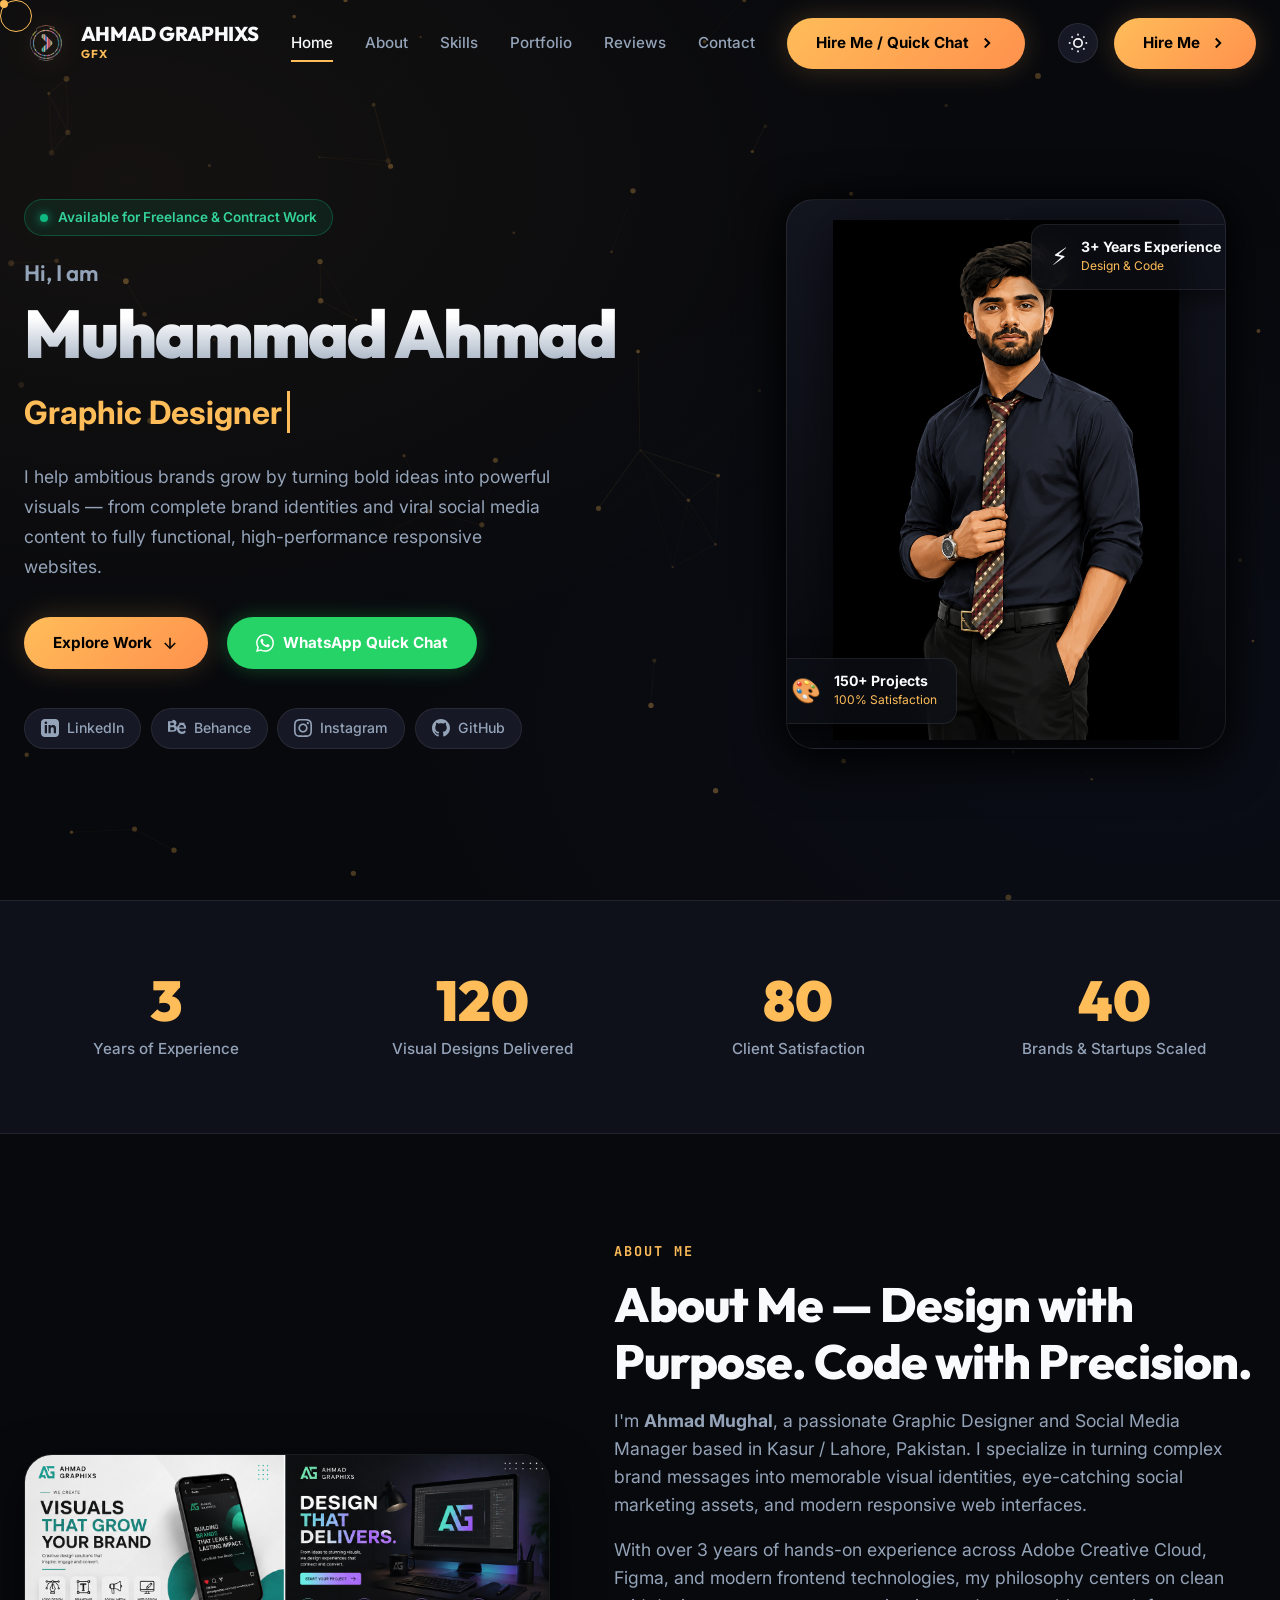
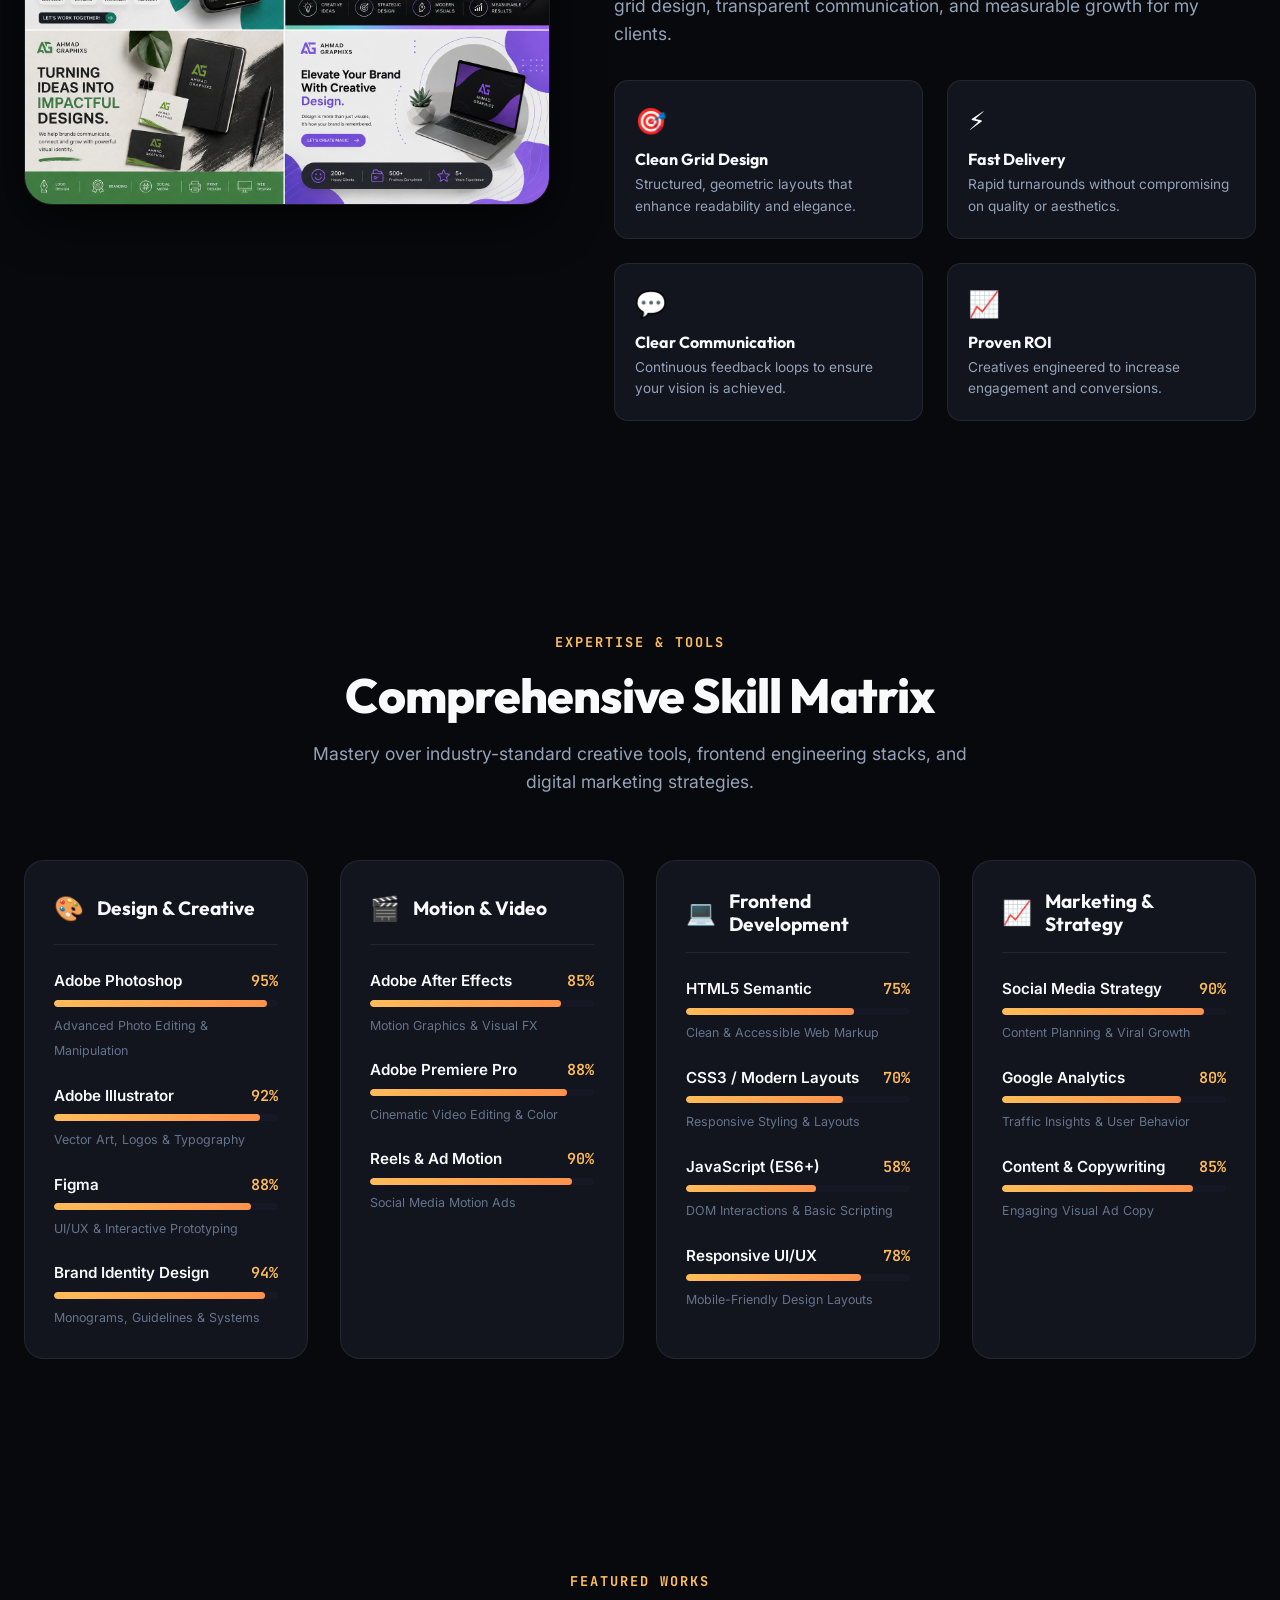
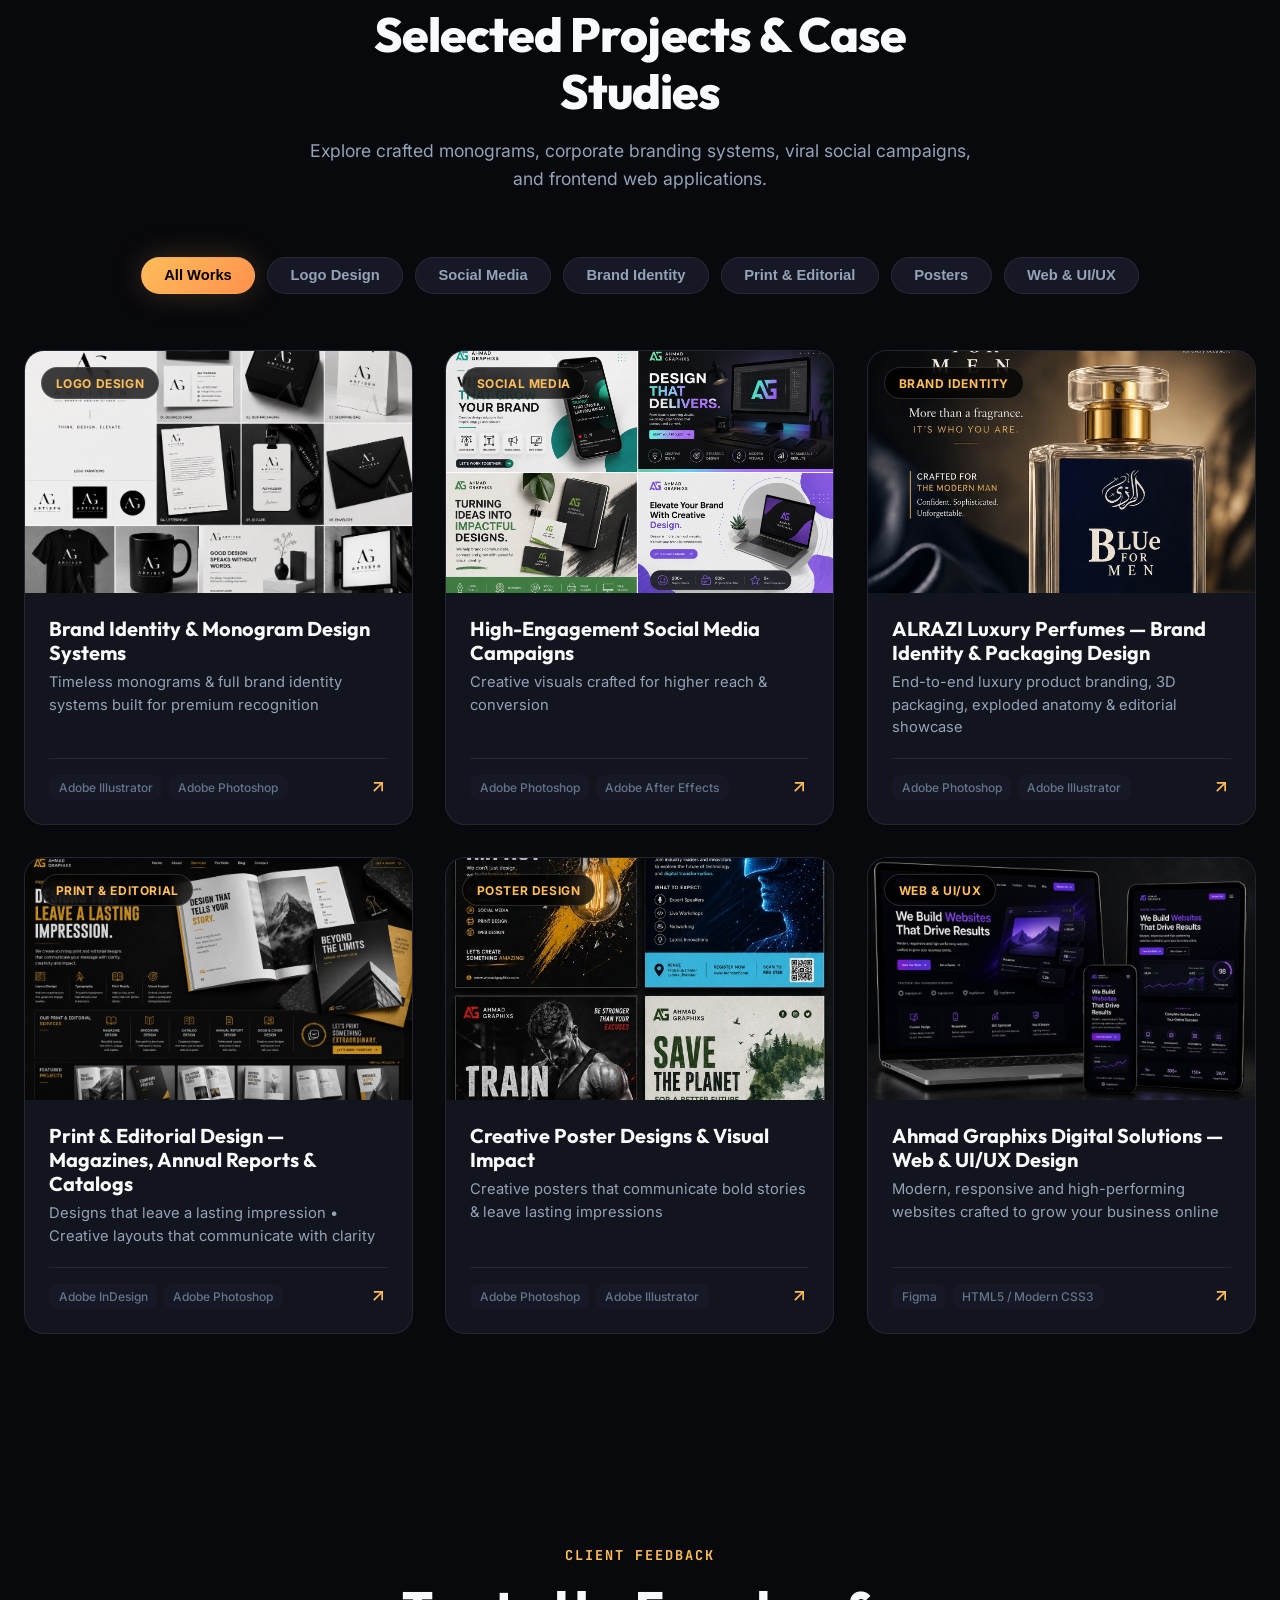
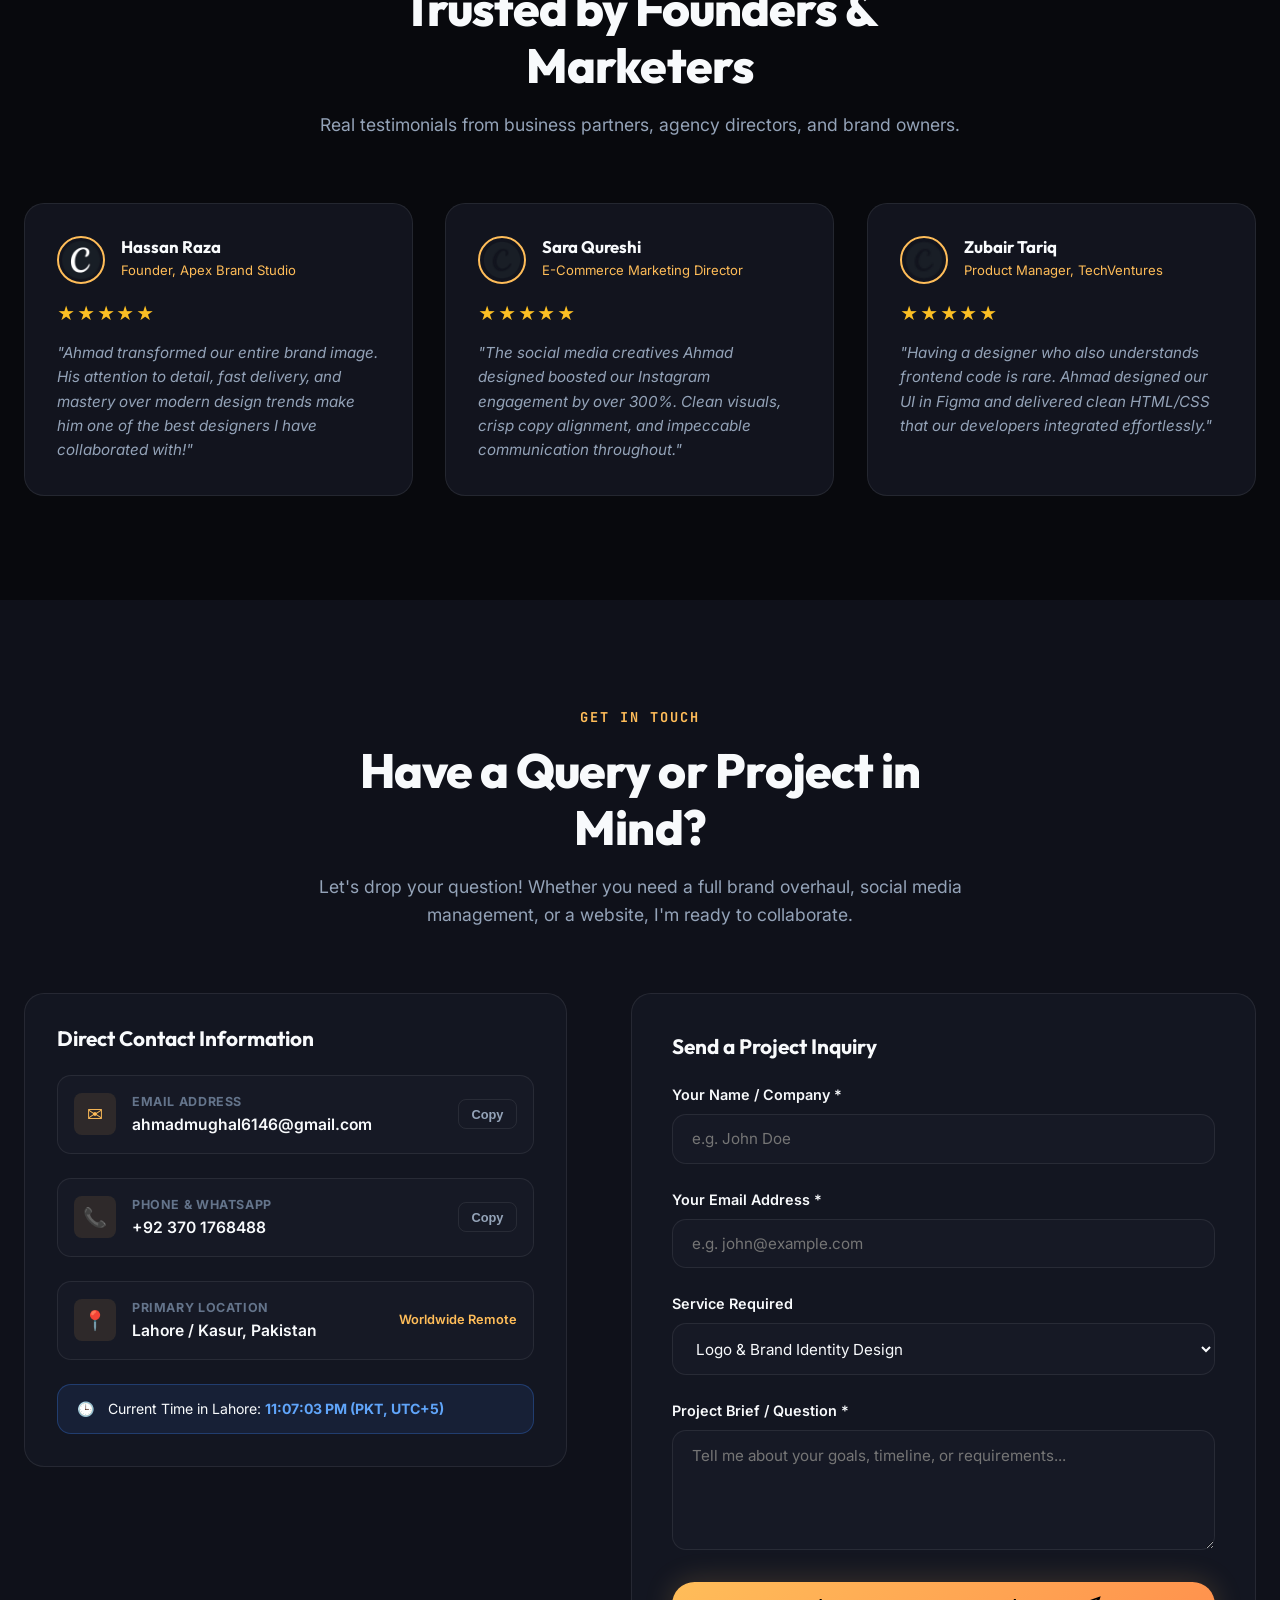
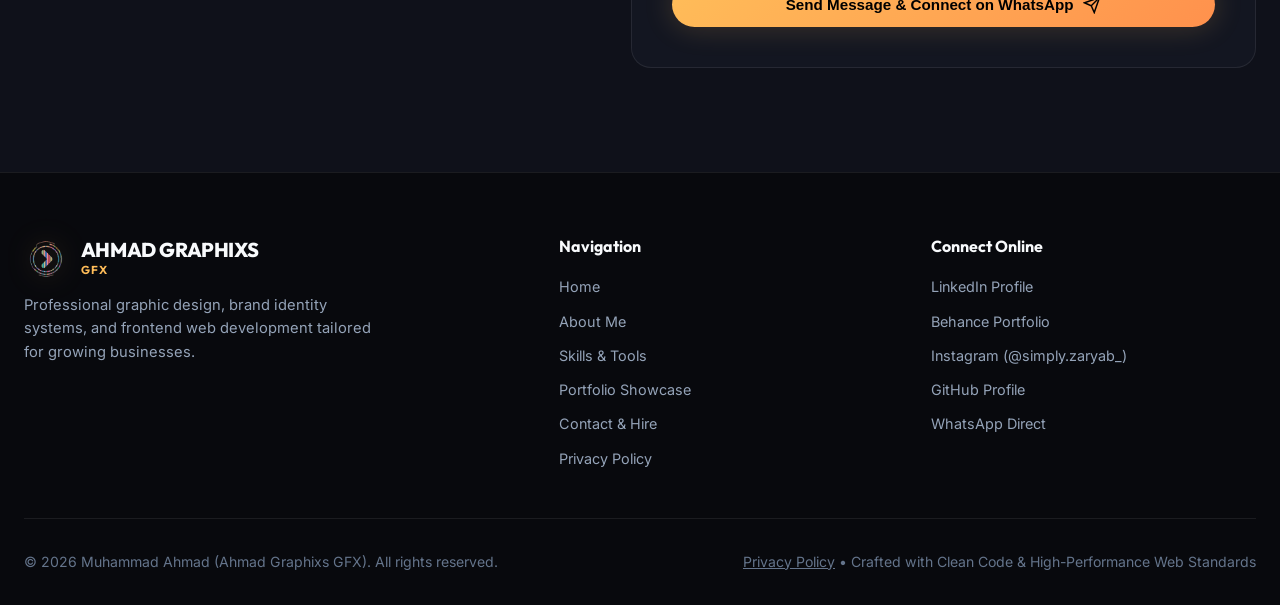
<file: index.html>
<!DOCTYPE html>
<html lang="en" class="theme-obsidian">
<head>
  <meta charset="UTF-8" />
  <meta name="viewport" content="width=device-width, initial-scale=1.0" />
  <title>Muhammad Ahmad — Graphic Designer & Frontend Developer | Ahmad Graphixs GFX</title>
  <meta name="description" content="Official portfolio of Muhammad Ahmad (Ahmad Graphixs GFX). Expert in Logo Design, Brand Identity, Social Media Creatives, Video Motion, and Responsive Frontend Development." />
  <meta name="keywords" content="Muhammad Ahmad, Ahmad Graphixs GFX, Graphic Designer, Frontend Developer, Brand Identity, Logo Design, Lahore, Kasur, Pakistan, Social Media Manager" />
  <meta name="author" content="Muhammad Ahmad" />

  <!-- OpenGraph / Social Meta -->
  <meta property="og:type" content="website" />
  <meta property="og:title" content="Muhammad Ahmad — Graphic Designer & Frontend Developer" />
  <meta property="og:description" content="Turning bold ideas into powerful visuals & high-performance digital experiences." />
  <meta property="og:image" content="assets/media/58acad286797eb926b2c9e720957b176.png" />
  <meta property="twitter:card" content="summary_large_image" />

  <!-- Google Fonts Preconnect -->
  <link rel="preconnect" href="https://fonts.googleapis.com" />
  <link rel="preconnect" href="https://fonts.gstatic.com" crossorigin />
  <link href="https://fonts.googleapis.com/css2?family=Inter:wght@400;500;600;700&family=JetBrains+Mono:wght@500;700&family=Outfit:wght@600;700;800;900&display=swap" rel="stylesheet" />

  <link rel="icon" type="image/png" href="assets/images/favicon.png" />
  <!-- Stylesheets -->
  <link rel="stylesheet" href="css/style.css" />
  <link rel="stylesheet" href="css/components.css" />
  <link rel="stylesheet" href="css/animations.css" />

  <!-- Structured Data (JSON-LD) -->
  <script type="application/ld+json">
  {
    "@context": "https://schema.org",
    "@type": "Person",
    "name": "Muhammad Ahmad",
    "alternateName": "Ahmad Mughal",
    "jobTitle": "Graphic Designer & Frontend Developer",
    "url": "https://mhahmadportfolio.my.canva.site/",
    "sameAs": [
      "https://www.linkedin.com/in/muhammad-ahmad-1760a12bb/",
      "https://www.instagram.com/simply.zaryab_?igsi=MWtzdGdoa2d5bGEwdA==",
      "https://www.behance.net/mhahmad1406"
    ],
    "address": {
      "@type": "PostalAddress",
      "addressLocality": "Lahore / Kasur",
      "addressCountry": "Pakistan"
    },
    "email": "ahmadmughal6146@gmail.com",
    "telephone": "+923701768488"
  }
  </script>
</head>
<body>

  <!-- Site Intro Preloader (Enter Animation) -->
  <div id="site-preloader">
    <div class="preloader-content">
      <div class="preloader-logo-wrapper">
        <div class="preloader-spinner-ring-outer"></div>
        <div class="preloader-spinner-ring"></div>
        <img src="assets/images/brand-logo-gold.png" alt="Ahmad Graphixs" class="preloader-logo-img" />
      </div>
      <div class="preloader-brand-title">AHMAD GRAPHIXS GFX</div>
      <div class="preloader-bar-wrap">
        <div id="preloader-bar-fill" class="preloader-bar-fill"></div>
      </div>
      <div id="preloader-pct" class="preloader-pct">0%</div>
    </div>
  </div>

  <!-- Background Interactive Particle Canvas -->
  <canvas id="particles-canvas"></canvas>

  <!-- Custom Glowing Cursor -->
  <div id="custom-cursor" class="custom-cursor"></div>
  <div id="custom-cursor-dot" class="custom-cursor-dot"></div>

  <!-- Scroll Progress Indicator -->
  <div class="scroll-progress-container">
    <div id="scroll-progress-bar" class="scroll-progress-bar"></div>
  </div>

  <!-- Header Navigation -->
  <header class="header-nav">
    <div class="container nav-wrapper">
      <a href="#home" class="brand-logo" aria-label="Ahmad Graphixs GFX Home">
        <img src="assets/images/brand-logo-gold.png" alt="Ahmad Graphixs Logo" class="brand-logo-img" />
        <div class="brand-text">
          <span class="brand-name">AHMAD GRAPHIXS</span>
          <span class="brand-sub">GFX</span>
        </div>
      </a>

      <nav id="nav-menu-links" class="nav-menu-links">
        <a href="#home" class="nav-link active">Home</a>
        <a href="#about" class="nav-link">About</a>
        <a href="#skills" class="nav-link">Skills</a>
        <a href="#portfolio" class="nav-link">Portfolio</a>
        <a href="#testimonials" class="nav-link">Reviews</a>
        <a href="#contact" class="nav-link">Contact</a>
        <div class="mobile-nav-cta">
          <a href="https://wa.me/923701768488?text=Hi%20Ahmad,%20I%20would%20like%20to%20discuss%20a%20project%20with%20you!" target="_blank" class="btn btn-primary w-full">
            <span>Hire Me / Quick Chat</span>
            <svg width="18" height="18" viewBox="0 0 24 24" fill="none" stroke="currentColor" stroke-width="2.5"><polyline points="9 18 15 12 9 6"></polyline></svg>
          </a>
        </div>
      </nav>

      <div class="nav-actions">
        <button id="theme-toggle-btn" class="theme-toggle-btn" title="Toggle Visual Theme" aria-label="Toggle Theme">
          <svg width="20" height="20" viewBox="0 0 24 24" fill="none" stroke="currentColor" stroke-width="2"><circle cx="12" cy="12" r="5"></circle><line x1="12" y1="1" x2="12" y2="3"></line><line x1="12" y1="21" x2="12" y2="23"></line><line x1="4.22" y1="4.22" x2="5.64" y2="5.64"></line><line x1="18.36" y1="18.36" x2="19.78" y2="19.78"></line><line x1="1" y1="12" x2="3" y2="12"></line><line x1="21" y1="12" x2="23" y2="12"></line><line x1="4.22" y1="19.78" x2="5.64" y2="18.36"></line><line x1="18.36" y1="5.64" x2="19.78" y2="4.22"></line></svg>
        </button>

        <a href="https://wa.me/923701768488?text=Hi%20Ahmad,%20I%20would%20like%20to%20discuss%20a%20project%20with%20you!" target="_blank" class="btn btn-primary nav-hire-btn">
          <span>Hire Me</span>
          <svg width="18" height="18" viewBox="0 0 24 24" fill="none" stroke="currentColor" stroke-width="2.5"><polyline points="9 18 15 12 9 6"></polyline></svg>
        </a>

        <button id="mobile-menu-toggle" class="mobile-menu-toggle" aria-label="Open Navigation Menu">
          <svg width="24" height="24" viewBox="0 0 24 24" fill="none" stroke="currentColor" stroke-width="2"><line x1="3" y1="12" x2="21" y2="12"></line><line x1="3" y1="6" x2="21" y2="6"></line><line x1="3" y1="18" x2="21" y2="18"></line></svg>
        </button>
      </div>
    </div>
  </header>

  <!-- Hero Section -->
  <section id="home" class="hero-section">
    <div class="container hero-grid">
      <div class="hero-content-col reveal-slide-left">
        <div class="hero-availability-pill">
          <span class="pulse-dot"></span>
          <span>Available for Freelance & Contract Work</span>
        </div>

        <h3 class="hero-greeting">Hi, I am</h3>
        <h1 class="hero-name">Muhammad Ahmad</h1>

        <div class="hero-role-wrapper">
          <span id="hero-typewriter">Graphic Designer</span>
          <span class="typewriter-cursor"></span>
        </div>

        <p class="hero-bio">
          I help ambitious brands grow by turning bold ideas into powerful visuals — from complete brand identities and viral social media content to fully functional, high-performance responsive websites.
        </p>

        <div class="hero-cta-group">
          <a href="#portfolio" class="btn btn-primary magnetic-btn">
            <span>Explore Work</span>
            <svg width="18" height="18" viewBox="0 0 24 24" fill="none" stroke="currentColor" stroke-width="2"><line x1="12" y1="5" x2="12" y2="19"></line><polyline points="19 12 12 19 5 12"></polyline></svg>
          </a>

          <a href="https://wa.me/923701768488?text=Hello%20Ahmad!%20I'm%20interested%20in%20working%20with%20you." target="_blank" class="btn btn-whatsapp magnetic-btn">
            <svg width="18" height="18" viewBox="0 0 24 24" fill="currentColor"><path d="M.057 24l1.687-6.163c-1.041-1.804-1.588-3.849-1.587-5.946.003-6.556 5.338-11.891 11.893-11.891 3.181.001 6.167 1.24 8.413 3.488 2.245 2.248 3.481 5.236 3.48 8.414-.003 6.557-5.338 11.892-11.893 11.892-1.99-.001-3.951-.5-5.688-1.448l-6.305 1.654zm6.597-3.807c1.676.995 3.276 1.591 5.392 1.592 5.448 0 9.886-4.434 9.889-9.885.002-5.462-4.415-9.89-9.881-9.892-5.452 0-9.887 4.434-9.889 9.884-.001 2.225.651 3.891 1.746 5.634l-.999 3.648 3.742-.981zm11.387-5.464c-.074-.124-.272-.198-.57-.347-.297-.149-1.758-.868-2.031-.967-.272-.099-.47-.149-.669.149-.198.297-.768.967-.941 1.165-.173.198-.347.223-.644.074-.297-.149-1.255-.462-2.39-1.475-.883-.788-1.48-1.761-1.653-2.059-.173-.297-.018-.458.13-.606.134-.133.297-.347.446-.521.151-.172.2-.296.3-.495.099-.198.05-.372-.025-.521-.075-.148-.669-1.611-.916-2.206-.242-.579-.487-.501-.669-.51l-.57-.01c-.198 0-.52.074-.792.372s-1.04 1.016-1.04 2.479 1.065 2.876 1.213 3.074c.149.198 2.095 3.2 5.076 4.487.709.306 1.263.489 1.694.626.712.226 1.36.194 1.872.118.571-.085 1.758-.719 2.006-1.413.248-.695.248-1.29.173-1.414z"/></svg>
            <span>WhatsApp Quick Chat</span>
          </a>
        </div>

        <div class="hero-social-pills">
          <a href="https://www.linkedin.com/in/muhammad-ahmad-1760a12bb/" target="_blank" class="social-pill" title="LinkedIn">
            <svg width="18" height="18" viewBox="0 0 24 24" fill="currentColor"><path d="M19 0h-14c-2.761 0-5 2.239-5 5v14c0 2.761 2.239 5 5 5h14c2.762 0 5-2.239 5-5v-14c0-2.761-2.238-5-5-5zm-11 19h-3v-11h3v11zm-1.5-12.268c-.966 0-1.75-.79-1.75-1.764s.784-1.764 1.75-1.764 1.75.79 1.75 1.764-.783 1.764-1.75 1.764zm13.5 12.268h-3v-5.604c0-3.368-4-3.113-4 0v5.604h-3v-11h3v1.765c1.396-2.586 7-2.777 7 2.476v6.759z"/></svg>
            <span>LinkedIn</span>
          </a>
          <a href="https://www.behance.net/mhahmad1406" target="_blank" class="social-pill" title="Behance">
            <svg width="18" height="18" viewBox="0 0 24 24" fill="currentColor"><path d="M22 7h-7v-2h7v2zm1.726 10c-.442 1.297-2.029 3-5.101 3-4.045 0-6.625-2.827-6.625-6.84 0-4.148 2.68-7.16 6.555-7.16 3.978 0 6.068 2.988 5.794 7.026h-9.351c.074 2.203 1.559 3.974 3.738 3.974 1.831 0 2.871-.986 3.256-1.895l1.734 1.895zm-8.818-5.748h6.586c-.057-1.823-1.228-3.252-3.238-3.252-2.039 0-3.264 1.455-3.348 3.252zm-8.908-8.252h-6v14h6.059c3.084 0 5.941-1.397 5.941-4.707 0-1.928-1.077-3.308-2.605-3.87 1.157-.59 1.944-1.748 1.944-3.24 0-2.823-2.186-4.183-5.339-4.183zm-3 5.474v-3.474h2.529c1.472 0 2.471.493 2.471 1.733 0 1.246-.999 1.741-2.471 1.741h-2.529zm0 6.526v-4.041h2.909c1.697 0 2.766.581 2.766 2.019 0 1.442-1.069 2.022-2.766 2.022h-2.909z"/></svg>
            <span>Behance</span>
          </a>
          <a href="https://www.instagram.com/simply.zaryab_?igsi=MWtzdGdoa2d5bGEwdA==" target="_blank" class="social-pill" title="Instagram">
            <svg width="18" height="18" viewBox="0 0 24 24" fill="currentColor"><path d="M12 2.163c3.204 0 3.584.012 4.85.07 3.252.148 4.771 1.691 4.919 4.919.058 1.265.069 1.645.069 4.849 0 3.205-.012 3.584-.069 4.849-.149 3.225-1.664 4.771-4.919 4.919-1.266.058-1.644.07-4.85.07-3.204 0-3.584-.012-4.849-.07-3.26-.149-4.771-1.699-4.919-4.92-.058-1.265-.07-1.644-.07-4.849 0-3.204.013-3.583.07-4.849.149-3.227 1.664-4.771 4.919-4.919 1.266-.057 1.645-.069 4.849-.069zm0-2.163c-3.259 0-3.667.014-4.947.072-4.358.2-6.78 2.618-6.98 6.98-.059 1.281-.073 1.689-.073 4.948 0 3.259.014 3.668.072 4.948.2 4.358 2.618 6.78 6.98 6.98 1.281.058 1.689.072 4.948.072 3.259 0 3.668-.014 4.948-.072 4.354-.2 6.782-2.618 6.979-6.98.059-1.28.073-1.689.073-4.948 0-3.259-.014-3.667-.072-4.947-.196-4.354-2.617-6.78-6.979-6.98-1.281-.059-1.69-.073-4.949-.073zm0 5.838c-3.403 0-6.162 2.759-6.162 6.162s2.759 6.163 6.162 6.163 6.162-2.759 6.162-6.163c0-3.403-2.759-6.162-6.162-6.162zm0 10.162c-2.209 0-4-1.79-4-4 0-2.209 1.791-4 4-4s4 1.791 4 4c0 2.21-1.791 4-4 4zm6.406-11.845c-.796 0-1.441.645-1.441 1.44s.645 1.44 1.441 1.44c.795 0 1.439-.645 1.439-1.44s-.644-1.44-1.439-1.44z"/></svg>
            <span>Instagram</span>
          </a>
          <a href="https://github.com/ahmadmughal6146" target="_blank" class="social-pill" title="GitHub">
            <svg width="18" height="18" viewBox="0 0 24 24" fill="currentColor"><path d="M12 0c-6.626 0-12 5.373-12 12 0 5.302 3.438 9.8 8.207 11.387.599.111.793-.261.793-.577v-2.234c-3.338.726-4.033-1.416-4.033-1.416-.546-1.387-1.333-1.756-1.333-1.756-1.089-.745.083-.729.083-.729 1.205.084 1.839 1.237 1.839 1.237 1.07 1.834 2.807 1.304 3.492.997.107-.775.418-1.305.762-1.604-2.665-.305-5.467-1.334-5.467-5.931 0-1.311.469-2.381 1.236-3.221-.124-.303-.535-1.524.117-3.176 0 0 1.008-.322 3.301 1.23.957-.266 1.983-.399 3.003-.404 1.02.005 2.047.138 3.006.404 2.291-1.552 3.297-1.23 3.297-1.23.653 1.653.242 2.874.118 3.176.77.84 1.235 1.911 1.235 3.221 0 4.609-2.807 5.624-5.479 5.921.43.372.823 1.102.823 2.222v3.293c0 .319.192.694.801.576 4.765-1.589 8.199-6.086 8.199-11.386 0-6.627-5.373-12-12-12z"/></svg>
            <span>GitHub</span>
          </a>
        </div>
      </div>

      <div class="hero-visual-container reveal-slide-right">
        <div class="hero-visual-card">
          <img src="assets/images/hero-portrait.png" alt="Muhammad Ahmad — Graphic Designer & Frontend Developer" class="hero-main-img" />
          
          <div class="hero-badge-float top-badge floating-anim-1">
            <span class="float-badge-icon">⚡</span>
            <div>
              <div class="float-badge-title">3+ Years Experience</div>
              <div class="float-badge-sub">Design & Code</div>
            </div>
          </div>

          <div class="hero-badge-float bottom-badge floating-anim-2">
            <span class="float-badge-icon">🎨</span>
            <div>
              <div class="float-badge-title">150+ Projects</div>
              <div class="float-badge-sub">100% Satisfaction</div>
            </div>
          </div>
        </div>
      </div>
    </div>
  </section>

  <!-- Interactive Stats Banner -->
  <section id="stats-counter-section" class="stats-counter-section">
    <div class="container stats-grid">
      <div class="stat-card-item">
        <div class="counter-number" data-target="3" data-suffix="+">0</div>
        <div class="stat-label-text">Years of Experience</div>
      </div>
      <div class="stat-card-item">
        <div class="counter-number" data-target="150" data-suffix="+">0</div>
        <div class="stat-label-text">Visual Designs Delivered</div>
      </div>
      <div class="stat-card-item">
        <div class="counter-number" data-target="100" data-suffix="%">0</div>
        <div class="stat-label-text">Client Satisfaction</div>
      </div>
      <div class="stat-card-item">
        <div class="counter-number" data-target="50" data-suffix="+">0</div>
        <div class="stat-label-text">Brands & Startups Scaled</div>
      </div>
    </div>
  </section>

  <!-- About Me Section -->
  <section id="about" class="about-section">
    <div class="container about-grid">
      <div class="about-visual-col reveal-slide-left">
        <div class="about-img-frame">
          <img src="assets/media/3e88169f57c7f25b2876dc4e9b547a78.png" alt="Ahmad Mughal Creative Showcase" loading="lazy" />
        </div>
      </div>

      <div class="about-content-col reveal-slide-right">
        <span class="section-tag">ABOUT ME</span>
        <h2 class="section-title">About Me — Design with Purpose. Code with Precision.</h2>
        <p class="section-desc">
          I'm <strong>Ahmad Mughal</strong>, a passionate Graphic Designer and Social Media Manager based in Kasur / Lahore, Pakistan. I specialize in turning complex brand messages into memorable visual identities, eye-catching social marketing assets, and modern responsive web interfaces.
        </p>
        <p class="section-desc" style="margin-top: 1rem;">
          With over 3 years of hands-on experience across Adobe Creative Cloud, Figma, and modern frontend technologies, my philosophy centers on clean grid design, transparent communication, and measurable growth for my clients.
        </p>

        <div class="about-highlights-list">
          <div class="about-highlight-card">
            <div class="highlight-card-icon">🎯</div>
            <h3 class="highlight-card-title">Clean Grid Design</h3>
            <p class="highlight-card-desc">Structured, geometric layouts that enhance readability and elegance.</p>
          </div>
          <div class="about-highlight-card">
            <div class="highlight-card-icon">⚡</div>
            <h3 class="highlight-card-title">Fast Delivery</h3>
            <p class="highlight-card-desc">Rapid turnarounds without compromising on quality or aesthetics.</p>
          </div>
          <div class="about-highlight-card">
            <div class="highlight-card-icon">💬</div>
            <h3 class="highlight-card-title">Clear Communication</h3>
            <p class="highlight-card-desc">Continuous feedback loops to ensure your vision is achieved.</p>
          </div>
          <div class="about-highlight-card">
            <div class="highlight-card-icon">📈</div>
            <h3 class="highlight-card-title">Proven ROI</h3>
            <p class="highlight-card-desc">Creatives engineered to increase engagement and conversions.</p>
          </div>
        </div>
      </div>
    </div>
  </section>

  <!-- Skills Matrix Section -->
  <section id="skills" class="skills-section">
    <div class="container">
      <div class="section-header reveal-init">
        <span class="section-tag">Expertise & Tools</span>
        <h2 class="section-title">Comprehensive Skill Matrix</h2>
        <p class="section-desc">Mastery over industry-standard creative tools, frontend engineering stacks, and digital marketing strategies.</p>
      </div>

      <div id="skills-matrix-grid" class="skills-matrix-grid">
        <!-- Rendered dynamically by main.js -->
      </div>
    </div>
  </section>

  <!-- Portfolio Showcase Section -->
  <section id="portfolio" class="portfolio-section">
    <div class="container">
      <div class="section-header reveal-init">
        <span class="section-tag">Featured Works</span>
        <h2 class="section-title">Selected Projects & Case Studies</h2>
        <p class="section-desc">Explore crafted monograms, corporate branding systems, viral social campaigns, and frontend web applications.</p>
      </div>

      <!-- Filter Tabs -->
      <div class="portfolio-filter-row">
        <button class="filter-pill active" data-filter="all">All Works</button>
        <button class="filter-pill" data-filter="logo">Logo Design</button>
        <button class="filter-pill" data-filter="social">Social Media</button>
        <button class="filter-pill" data-filter="branding">Brand Identity</button>
        <button class="filter-pill" data-filter="print">Print & Editorial</button>
        <button class="filter-pill" data-filter="posters">Posters</button>
        <button class="filter-pill" data-filter="web">Web & UI/UX</button>
      </div>

      <!-- Projects Grid -->
      <div id="portfolio-grid" class="portfolio-grid">
        <!-- Rendered dynamically by main.js -->
      </div>
    </div>
  </section>

  <!-- Testimonials Section -->
  <section id="testimonials" class="testimonials-section">
    <div class="container">
      <div class="section-header reveal-init">
        <span class="section-tag">Client Feedback</span>
        <h2 class="section-title">Trusted by Founders & Marketers</h2>
        <p class="section-desc">Real testimonials from business partners, agency directors, and brand owners.</p>
      </div>

      <div id="testimonials-slider" class="testimonials-slider">
        <!-- Rendered dynamically by main.js -->
      </div>
    </div>
  </section>

  <!-- Contact & Hire Me Section -->
  <section id="contact" class="contact-section">
    <div class="container">
      <div class="section-header reveal-init">
        <span class="section-tag">Get In Touch</span>
        <h2 class="section-title">Have a Query or Project in Mind?</h2>
        <p class="section-desc">Let's drop your question! Whether you need a full brand overhaul, social media management, or a website, I'm ready to collaborate.</p>
      </div>

      <div class="contact-grid">
        <!-- Left: Direct Info & Timezone -->
        <div class="contact-info-column reveal-slide-left">
          <div class="contact-direct-card">
            <h3 style="font-size: 1.3rem; font-weight: 700;">Direct Contact Information</h3>
            
            <div class="contact-item">
              <div class="contact-item-left">
                <div class="contact-item-icon">✉️</div>
                <div>
                  <div class="contact-item-title">Email Address</div>
                  <div class="contact-item-val">ahmadmughal6146@gmail.com</div>
                </div>
              </div>
              <button class="btn-copy" data-copy="ahmadmughal6146@gmail.com" data-copy-label="Email">Copy</button>
            </div>

            <div class="contact-item">
              <div class="contact-item-left">
                <div class="contact-item-icon">📞</div>
                <div>
                  <div class="contact-item-title">Phone & WhatsApp</div>
                  <div class="contact-item-val">+92 370 1768488</div>
                </div>
              </div>
              <button class="btn-copy" data-copy="+923701768488" data-copy-label="Phone Number">Copy</button>
            </div>

            <div class="contact-item">
              <div class="contact-item-left">
                <div class="contact-item-icon">📍</div>
                <div>
                  <div class="contact-item-title">Primary Location</div>
                  <div class="contact-item-val">Lahore / Kasur, Pakistan</div>
                </div>
              </div>
              <span style="font-size: 0.8rem; color: var(--accent-primary); font-weight: 600;">Worldwide Remote</span>
            </div>

            <div class="time-zone-badge">
              <span>🕒</span>
              <div>
                <span>Current Time in Lahore: </span>
                <strong id="live-lahore-time">Loading PKT...</strong>
              </div>
            </div>
          </div>
        </div>

        <!-- Right: Interactive Form -->
        <div class="contact-form-card reveal-slide-right">
          <h3 style="font-size: 1.3rem; font-weight: 700; margin-bottom: 1.5rem;">Send a Project Inquiry</h3>
          <form id="contact-form">
            <div class="form-group">
              <label for="contact-name" class="form-label">Your Name / Company *</label>
              <input type="text" id="contact-name" class="form-input" placeholder="e.g. John Doe" required />
            </div>

            <div class="form-group">
              <label for="contact-email" class="form-label">Your Email Address *</label>
              <input type="email" id="contact-email" class="form-input" placeholder="e.g. john@example.com" required />
            </div>

            <div class="form-group">
              <label for="contact-service" class="form-label">Service Required</label>
              <select id="contact-service" class="form-select">
                <option value="Logo & Brand Identity">Logo & Brand Identity Design</option>
                <option value="Social Media Graphics & Management">Social Media Graphics & Management</option>
                <option value="Brochures & Print Media">Brochures, Posters & Print Media</option>
                <option value="Video Editing & Motion Graphics">Video Editing & Motion Graphics</option>
                <option value="Frontend Web Development">Responsive Frontend Web Development</option>
                <option value="Full Creative Retainer">Full Creative Retainer / Partnership</option>
              </select>
            </div>

            <div class="form-group">
              <label for="contact-message" class="form-label">Project Brief / Question *</label>
              <textarea id="contact-message" class="form-textarea" placeholder="Tell me about your goals, timeline, or requirements..." required></textarea>
            </div>

            <button type="submit" class="btn btn-primary w-full magnetic-btn">
              <span>Send Message & Connect on WhatsApp</span>
              <svg width="18" height="18" viewBox="0 0 24 24" fill="none" stroke="currentColor" stroke-width="2"><line x1="22" y1="2" x2="11" y2="13"></line><polygon points="22 2 15 22 11 13 2 9 22 2"></polygon></svg>
            </button>
          </form>
        </div>
      </div>
    </div>
  </section>

  <!-- Footer -->
  <footer class="footer-main">
    <div class="container">
      <div class="footer-top-grid">
        <div>
          <a href="#home" class="brand-logo">
            <img src="assets/images/brand-logo-gold.png" alt="Ahmad Graphixs Logo" class="brand-logo-img" />
            <div class="brand-text">
              <span class="brand-name">AHMAD GRAPHIXS</span>
              <span class="brand-sub">GFX</span>
            </div>
          </a>
          <p class="footer-brand-desc">
            Professional graphic design, brand identity systems, and frontend web development tailored for growing businesses.
          </p>
        </div>

        <div>
          <h4 class="footer-col-title">Navigation</h4>
          <div class="footer-links-list">
            <a href="#home" class="footer-link">Home</a>
            <a href="#about" class="footer-link">About Me</a>
            <a href="#skills" class="footer-link">Skills & Tools</a>
            <a href="#portfolio" class="footer-link">Portfolio Showcase</a>
            <a href="#contact" class="footer-link">Contact & Hire</a>
            <a href="privacy-policy.html" class="footer-link">Privacy Policy</a>
          </div>
        </div>

        <div>
          <h4 class="footer-col-title">Connect Online</h4>
          <div class="footer-links-list">
            <a href="https://www.linkedin.com/in/muhammad-ahmad-1760a12bb/" target="_blank" class="footer-link">LinkedIn Profile</a>
            <a href="https://www.behance.net/mhahmad1406" target="_blank" class="footer-link">Behance Portfolio</a>
            <a href="https://www.instagram.com/simply.zaryab_?igsi=MWtzdGdoa2d5bGEwdA==" target="_blank" class="footer-link">Instagram (@simply.zaryab_)</a>
            <a href="https://github.com/ahmadmughal6146" target="_blank" class="footer-link">GitHub Profile</a>
            <a href="https://wa.me/923701768488" target="_blank" class="footer-link">WhatsApp Direct</a>
          </div>
        </div>
      </div>

      <div class="footer-bottom-bar">
        <span>© 2026 Muhammad Ahmad (Ahmad Graphixs GFX). All rights reserved.</span>
        <span><a href="privacy-policy.html" style="color: inherit; text-decoration: underline;">Privacy Policy</a> • Crafted with Clean Code & High-Performance Web Standards</span>
      </div>
    </div>
  </footer>

  <!-- Fullscreen Lightbox & Project Details Modal -->
  <div id="project-modal" class="project-modal-backdrop" role="dialog" aria-modal="true" aria-hidden="true">
    <div class="project-modal-window">
      <button id="modal-close" class="modal-close-btn" aria-label="Close Modal">
        <svg width="22" height="22" viewBox="0 0 24 24" fill="none" stroke="currentColor" stroke-width="2.5"><line x1="18" y1="6" x2="6" y2="18"></line><line x1="6" y1="6" x2="18" y2="18"></line></svg>
      </button>
      <div id="modal-content-wrapper">
        <!-- Injected dynamically by lightbox.js -->
      </div>
    </div>
  </div>

  <!-- Scripts -->
  <script src="js/portfolio-data.js"></script>
  <script src="js/lightbox.js"></script>
  <script src="js/contact.js"></script>
  <script src="js/main.js"></script>
</body>
</html>
</file>
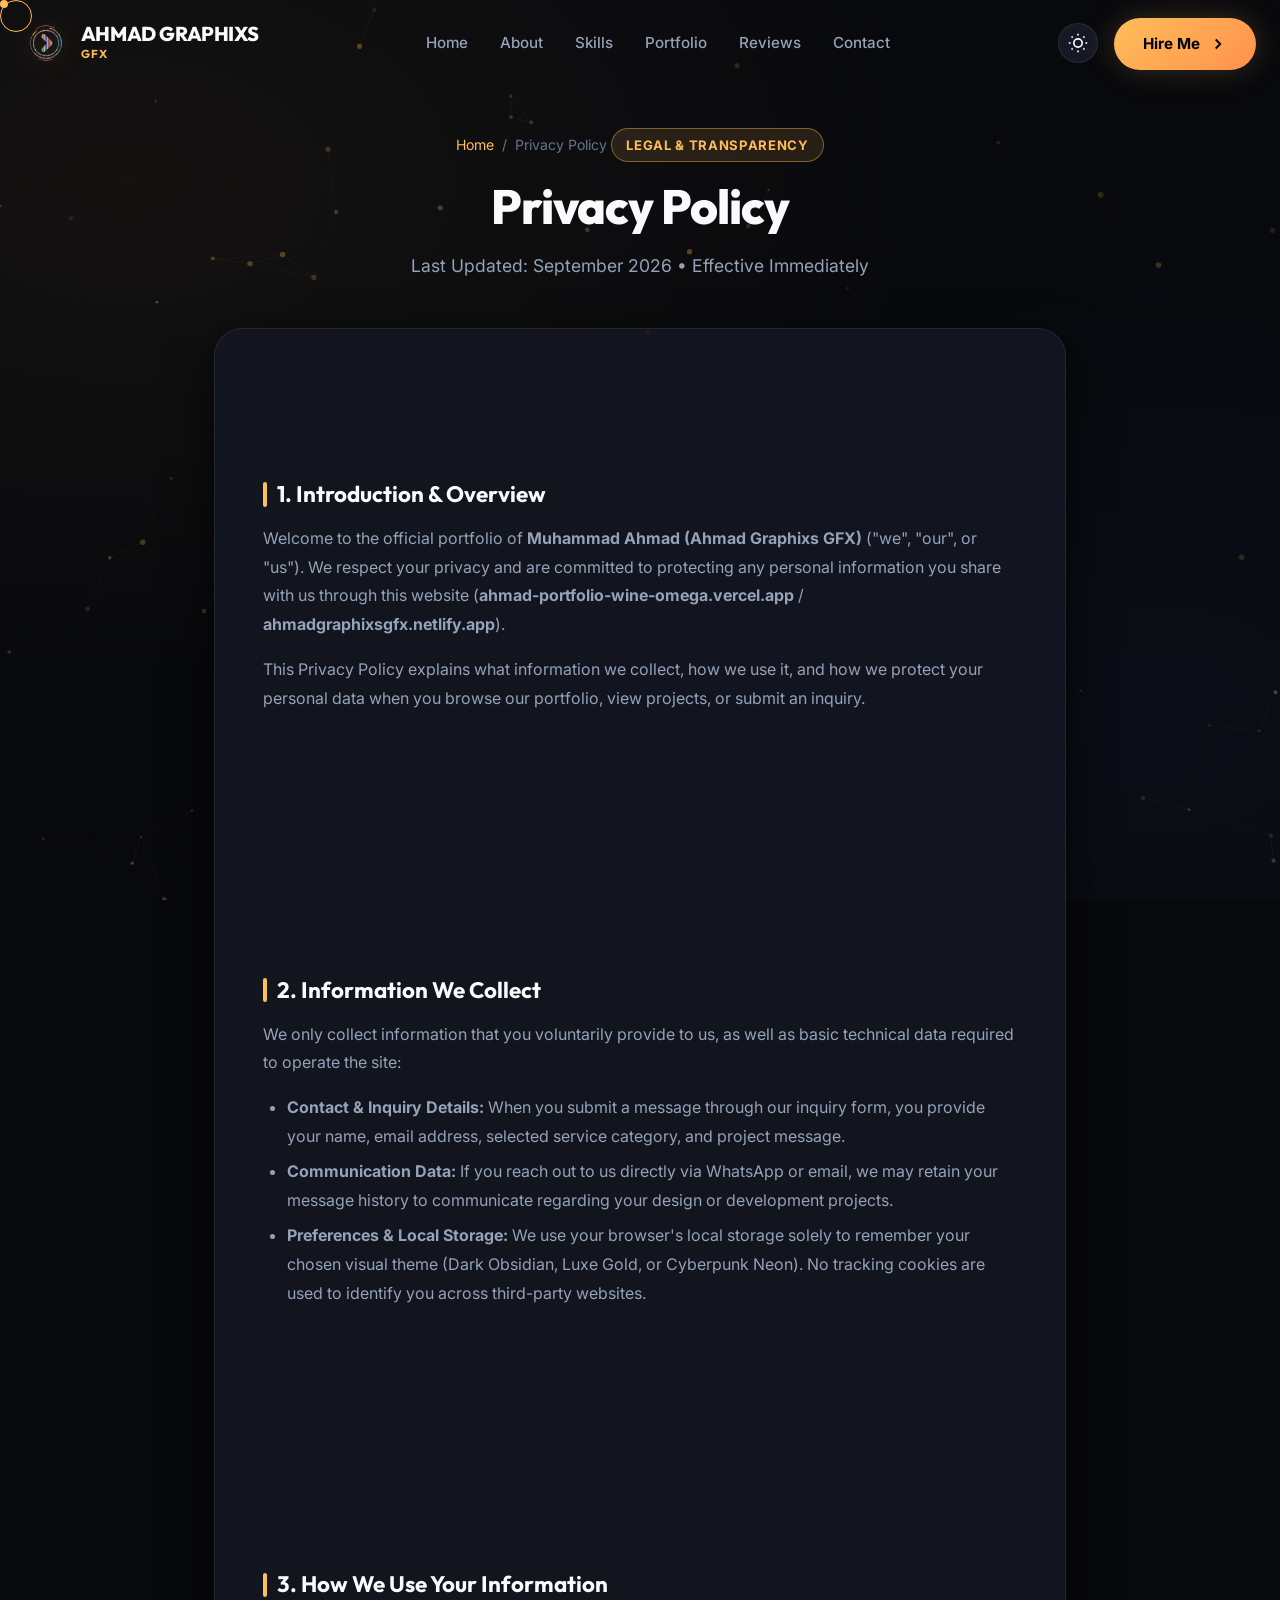
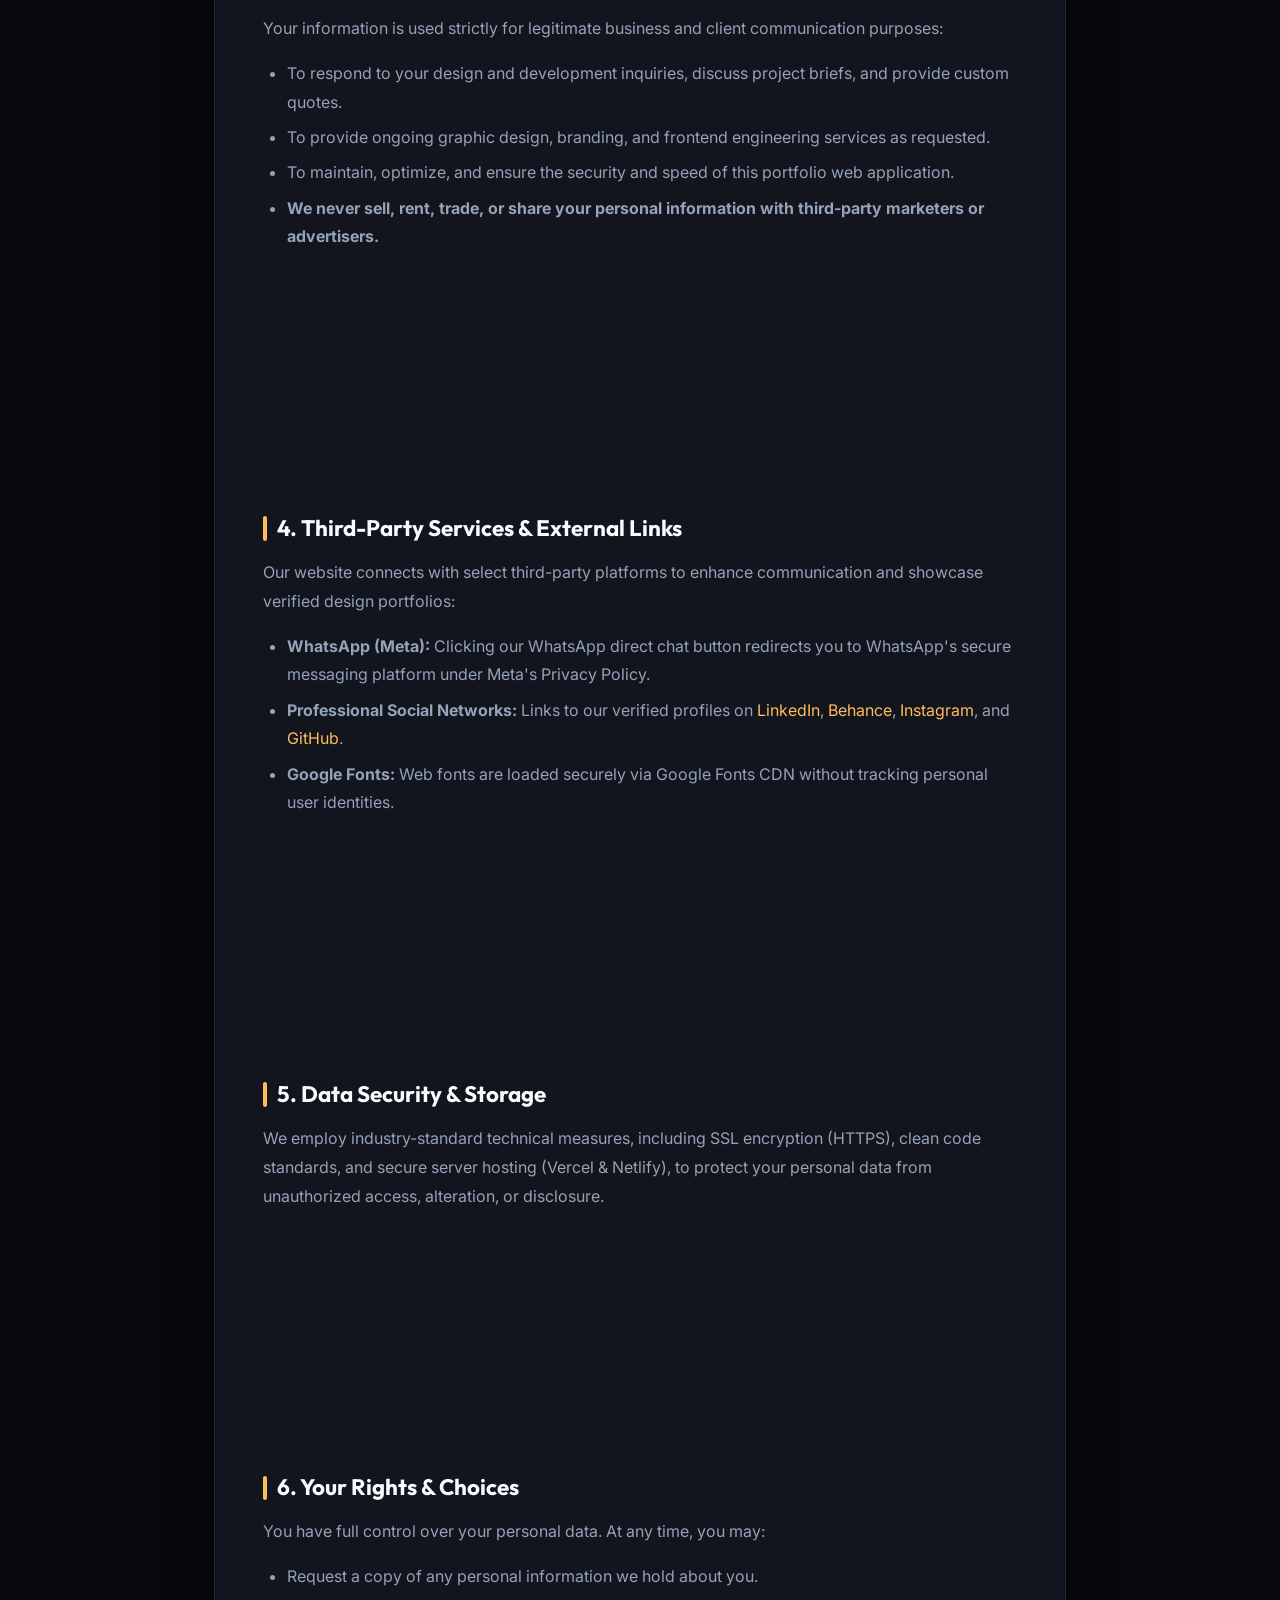
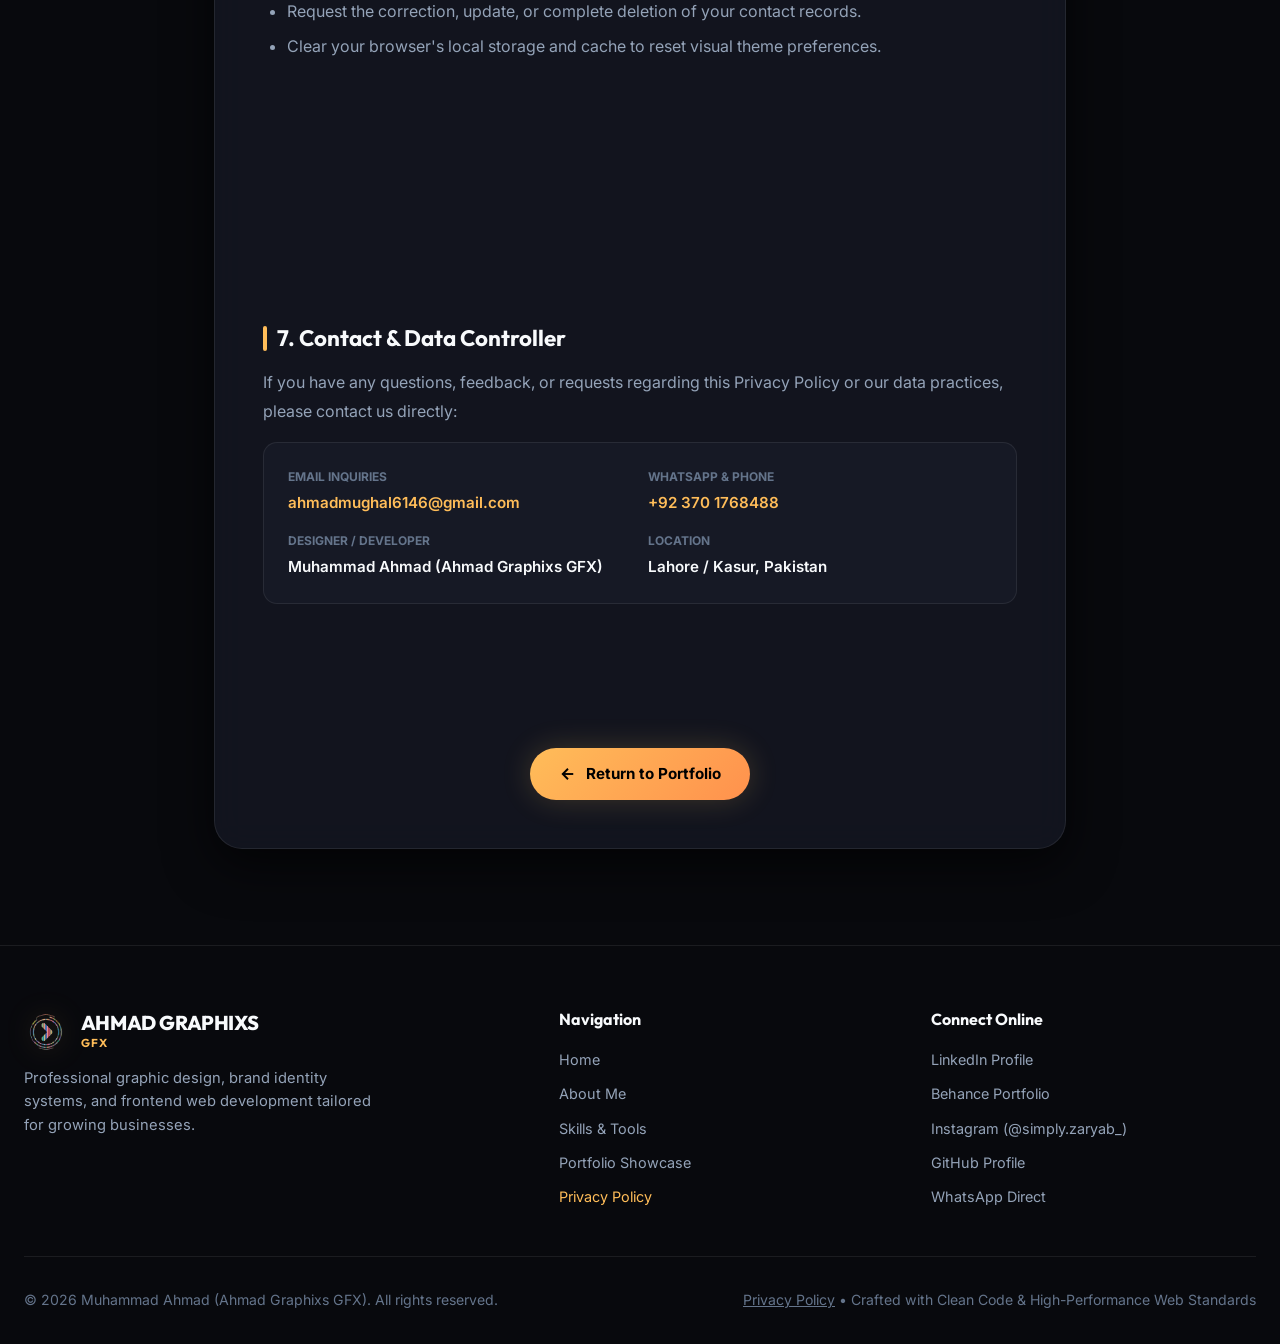
<file: privacy-policy.html>
<!DOCTYPE html>
<html lang="en" class="theme-obsidian">
<head>
  <meta charset="UTF-8" />
  <meta name="viewport" content="width=device-width, initial-scale=1.0" />
  <title>Privacy Policy — Muhammad Ahmad | Ahmad Graphixs GFX</title>
  <meta name="description" content="Privacy Policy for Ahmad Graphixs GFX (Muhammad Ahmad). Understand how your data is collected, used, and protected when interacting with our portfolio website." />
  <meta name="robots" content="index, follow" />

  <!-- Favicon -->
  <link rel="icon" type="image/png" href="assets/images/favicon.png" />

  <!-- Google Fonts Preconnect -->
  <link rel="preconnect" href="https://fonts.googleapis.com" />
  <link rel="preconnect" href="https://fonts.gstatic.com" crossorigin />
  <link href="https://fonts.googleapis.com/css2?family=Inter:wght@400;500;600;700&family=JetBrains+Mono:wght@500;700&family=Outfit:wght@600;700;800;900&display=swap" rel="stylesheet" />

  <!-- Stylesheets -->
  <link rel="stylesheet" href="css/style.css" />
  <link rel="stylesheet" href="css/components.css" />
  <link rel="stylesheet" href="css/animations.css" />

  <style>
    .policy-hero {
      padding: 8rem 0 3rem;
      text-align: center;
      position: relative;
    }
    .policy-breadcrumb {
      display: inline-flex;
      align-items: center;
      gap: 0.5rem;
      font-size: 0.88rem;
      color: var(--text-muted);
      margin-bottom: 1.2rem;
    }
    .policy-breadcrumb a {
      color: var(--accent-primary);
    }
    .policy-breadcrumb a:hover {
      text-decoration: underline;
    }
    .policy-container {
      max-width: 900px;
      margin: 0 auto 6rem;
    }
    .policy-card {
      background: var(--bg-card);
      border: 1px solid var(--border-subtle);
      border-radius: var(--radius-xl);
      padding: 3rem;
      backdrop-filter: blur(16px);
      box-shadow: var(--shadow-lg);
    }
    .policy-section {
      margin-bottom: 2.5rem;
    }
    .policy-section:last-child {
      margin-bottom: 0;
    }
    .policy-section h2 {
      font-size: 1.4rem;
      font-weight: 700;
      color: var(--text-primary);
      margin-bottom: 1rem;
      display: flex;
      align-items: center;
      gap: 0.6rem;
    }
    .policy-section h2::before {
      content: '';
      display: inline-block;
      width: 4px;
      height: 1.1em;
      background: var(--accent-primary);
      border-radius: var(--radius-full);
    }
    .policy-section p {
      font-size: 1rem;
      color: var(--text-secondary);
      line-height: 1.8;
      margin-bottom: 1rem;
    }
    .policy-section ul {
      margin-left: 1.5rem;
      margin-bottom: 1rem;
      list-style: disc;
    }
    .policy-section li {
      color: var(--text-secondary);
      line-height: 1.8;
      margin-bottom: 0.4rem;
    }
    .policy-badge {
      display: inline-block;
      padding: 0.35rem 0.9rem;
      border-radius: var(--radius-full);
      background: rgba(255, 189, 89, 0.12);
      border: 1px solid var(--border-focus);
      color: var(--accent-primary);
      font-size: 0.82rem;
      font-weight: 700;
      letter-spacing: 0.05em;
      text-transform: uppercase;
      margin-bottom: 1rem;
    }
    .policy-contact-box {
      background: var(--bg-tertiary);
      border: 1px solid var(--border-subtle);
      border-radius: var(--radius-md);
      padding: 1.5rem;
      margin-top: 1rem;
      display: grid;
      grid-template-columns: 1fr 1fr;
      gap: 1rem;
    }
    .policy-contact-item {
      display: flex;
      flex-direction: column;
      gap: 0.3rem;
    }
    .policy-contact-label {
      font-size: 0.75rem;
      text-transform: uppercase;
      color: var(--text-muted);
      font-weight: 700;
    }
    .policy-contact-val {
      font-size: 0.95rem;
      font-weight: 600;
      color: var(--text-primary);
    }
    .policy-contact-val a {
      color: var(--accent-primary);
    }
    @media (max-width: 768px) {
      .policy-card {
        padding: 1.8rem;
      }
      .policy-contact-box {
        grid-template-columns: 1fr;
      }
    }
  </style>
</head>
<body>

  <!-- Custom Glowing Cursor -->
  <div id="custom-cursor" class="custom-cursor"></div>
  <div id="custom-cursor-dot" class="custom-cursor-dot"></div>

  <!-- Background Interactive Particle Canvas -->
  <canvas id="particles-canvas"></canvas>

  <!-- Scroll Progress Indicator -->
  <div class="scroll-progress-container">
    <div id="scroll-progress-bar" class="scroll-progress-bar"></div>
  </div>

  <!-- Header Navigation -->
  <header class="header-nav">
    <div class="container nav-wrapper">
      <a href="index.html#home" class="brand-logo" aria-label="Ahmad Graphixs GFX Home">
        <img src="assets/images/brand-logo-gold.png" alt="Ahmad Graphixs Logo" class="brand-logo-img" />
        <div class="brand-text">
          <span class="brand-name">AHMAD GRAPHIXS</span>
          <span class="brand-sub">GFX</span>
        </div>
      </a>

      <nav id="nav-menu-links" class="nav-menu-links">
        <a href="index.html#home" class="nav-link">Home</a>
        <a href="index.html#about" class="nav-link">About</a>
        <a href="index.html#skills" class="nav-link">Skills</a>
        <a href="index.html#portfolio" class="nav-link">Portfolio</a>
        <a href="index.html#testimonials" class="nav-link">Reviews</a>
        <a href="index.html#contact" class="nav-link">Contact</a>
      </nav>

      <div class="nav-actions">
        <button id="theme-toggle-btn" class="theme-toggle-btn" title="Toggle Visual Theme" aria-label="Toggle Theme">
          <svg width="20" height="20" viewBox="0 0 24 24" fill="none" stroke="currentColor" stroke-width="2"><circle cx="12" cy="12" r="5"></circle><line x1="12" y1="1" x2="12" y2="3"></line><line x1="12" y1="21" x2="12" y2="23"></line><line x1="4.22" y1="4.22" x2="5.64" y2="5.64"></line><line x1="18.36" y1="18.36" x2="19.78" y2="19.78"></line><line x1="1" y1="12" x2="3" y2="12"></line><line x1="21" y1="12" x2="23" y2="12"></line><line x1="4.22" y1="19.78" x2="5.64" y2="18.36"></line><line x1="18.36" y1="5.64" x2="19.78" y2="4.22"></line></svg>
        </button>

        <a href="https://wa.me/923701768488?text=Hi%20Ahmad,%20I%20would%20like%20to%20discuss%20a%20project%20with%20you!" target="_blank" class="btn btn-primary nav-hire-btn magnetic-btn">
          <span>Hire Me</span>
          <svg width="18" height="18" viewBox="0 0 24 24" fill="none" stroke="currentColor" stroke-width="2.5"><polyline points="9 18 15 12 9 6"></polyline></svg>
        </a>

        <button id="mobile-menu-toggle" class="mobile-menu-toggle" aria-label="Open Navigation Menu">
          <svg width="24" height="24" viewBox="0 0 24 24" fill="none" stroke="currentColor" stroke-width="2"><line x1="3" y1="12" x2="21" y2="12"></line><line x1="3" y1="6" x2="21" y2="6"></line><line x1="3" y1="18" x2="21" y2="18"></line></svg>
        </button>
      </div>
    </div>
  </header>

  <!-- Privacy Policy Hero -->
  <section class="policy-hero">
    <div class="container">
      <div class="policy-breadcrumb">
        <a href="index.html">Home</a>
        <span>/</span>
        <span>Privacy Policy</span>
      </div>
      <span class="policy-badge">Legal & Transparency</span>
      <h1 class="section-title">Privacy Policy</h1>
      <p class="section-desc">Last Updated: September 2026 • Effective Immediately</p>
    </div>
  </section>

  <!-- Privacy Policy Content -->
  <main class="container policy-container">
    <div class="policy-card reveal-init">

      <section class="policy-section">
        <h2>1. Introduction & Overview</h2>
        <p>
          Welcome to the official portfolio of <strong>Muhammad Ahmad (Ahmad Graphixs GFX)</strong> ("we", "our", or "us"). We respect your privacy and are committed to protecting any personal information you share with us through this website (<strong>ahmad-portfolio-wine-omega.vercel.app</strong> / <strong>ahmadgraphixsgfx.netlify.app</strong>).
        </p>
        <p>
          This Privacy Policy explains what information we collect, how we use it, and how we protect your personal data when you browse our portfolio, view projects, or submit an inquiry.
        </p>
      </section>

      <section class="policy-section">
        <h2>2. Information We Collect</h2>
        <p>We only collect information that you voluntarily provide to us, as well as basic technical data required to operate the site:</p>
        <ul>
          <li><strong>Contact & Inquiry Details:</strong> When you submit a message through our inquiry form, you provide your name, email address, selected service category, and project message.</li>
          <li><strong>Communication Data:</strong> If you reach out to us directly via WhatsApp or email, we may retain your message history to communicate regarding your design or development projects.</li>
          <li><strong>Preferences & Local Storage:</strong> We use your browser's local storage solely to remember your chosen visual theme (Dark Obsidian, Luxe Gold, or Cyberpunk Neon). No tracking cookies are used to identify you across third-party websites.</li>
        </ul>
      </section>

      <section class="policy-section">
        <h2>3. How We Use Your Information</h2>
        <p>Your information is used strictly for legitimate business and client communication purposes:</p>
        <ul>
          <li>To respond to your design and development inquiries, discuss project briefs, and provide custom quotes.</li>
          <li>To provide ongoing graphic design, branding, and frontend engineering services as requested.</li>
          <li>To maintain, optimize, and ensure the security and speed of this portfolio web application.</li>
          <li><strong>We never sell, rent, trade, or share your personal information with third-party marketers or advertisers.</strong></li>
        </ul>
      </section>

      <section class="policy-section">
        <h2>4. Third-Party Services & External Links</h2>
        <p>Our website connects with select third-party platforms to enhance communication and showcase verified design portfolios:</p>
        <ul>
          <li><strong>WhatsApp (Meta):</strong> Clicking our WhatsApp direct chat button redirects you to WhatsApp's secure messaging platform under Meta's Privacy Policy.</li>
          <li><strong>Professional Social Networks:</strong> Links to our verified profiles on <a href="https://www.linkedin.com/in/muhammad-ahmad-1760a12bb/" target="_blank" style="color: var(--accent-primary);">LinkedIn</a>, <a href="https://www.behance.net/mhahmad1406" target="_blank" style="color: var(--accent-primary);">Behance</a>, <a href="https://www.instagram.com/simply.zaryab_?igsi=MWtzdGdoa2d5bGEwdA==" target="_blank" style="color: var(--accent-primary);">Instagram</a>, and <a href="https://github.com/ahmadmughal6146" target="_blank" style="color: var(--accent-primary);">GitHub</a>.</li>
          <li><strong>Google Fonts:</strong> Web fonts are loaded securely via Google Fonts CDN without tracking personal user identities.</li>
        </ul>
      </section>

      <section class="policy-section">
        <h2>5. Data Security & Storage</h2>
        <p>
          We employ industry-standard technical measures, including SSL encryption (HTTPS), clean code standards, and secure server hosting (Vercel & Netlify), to protect your personal data from unauthorized access, alteration, or disclosure.
        </p>
      </section>

      <section class="policy-section">
        <h2>6. Your Rights & Choices</h2>
        <p>You have full control over your personal data. At any time, you may:</p>
        <ul>
          <li>Request a copy of any personal information we hold about you.</li>
          <li>Request the correction, update, or complete deletion of your contact records.</li>
          <li>Clear your browser's local storage and cache to reset visual theme preferences.</li>
        </ul>
      </section>

      <section class="policy-section">
        <h2>7. Contact & Data Controller</h2>
        <p>If you have any questions, feedback, or requests regarding this Privacy Policy or our data practices, please contact us directly:</p>
        
        <div class="policy-contact-box">
          <div class="policy-contact-item">
            <span class="policy-contact-label">Email Inquiries</span>
            <span class="policy-contact-val"><a href="mailto:ahmadmughal6146@gmail.com">ahmadmughal6146@gmail.com</a></span>
          </div>
          <div class="policy-contact-item">
            <span class="policy-contact-label">WhatsApp & Phone</span>
            <span class="policy-contact-val"><a href="https://wa.me/923701768488" target="_blank">+92 370 1768488</a></span>
          </div>
          <div class="policy-contact-item">
            <span class="policy-contact-label">Designer / Developer</span>
            <span class="policy-contact-val">Muhammad Ahmad (Ahmad Graphixs GFX)</span>
          </div>
          <div class="policy-contact-item">
            <span class="policy-contact-label">Location</span>
            <span class="policy-contact-val">Lahore / Kasur, Pakistan</span>
          </div>
        </div>
      </section>

      <div style="margin-top: 2.5rem; text-align: center;">
        <a href="index.html#home" class="btn btn-primary nav-hire-btn magnetic-btn">
          <svg width="18" height="18" viewBox="0 0 24 24" fill="none" stroke="currentColor" stroke-width="2.5"><line x1="19" y1="12" x2="5" y2="12"></line><polyline points="12 19 5 12 12 5"></polyline></svg>
          <span>Return to Portfolio</span>
        </a>
      </div>

    </div>
  </main>

  <!-- Footer -->
  <footer class="footer-main">
    <div class="container">
      <div class="footer-top-grid">
        <div>
          <a href="index.html#home" class="brand-logo">
            <img src="assets/images/brand-logo-gold.png" alt="Ahmad Graphixs Logo" class="brand-logo-img" />
            <div class="brand-text">
              <span class="brand-name">AHMAD GRAPHIXS</span>
              <span class="brand-sub">GFX</span>
            </div>
          </a>
          <p class="footer-brand-desc">
            Professional graphic design, brand identity systems, and frontend web development tailored for growing businesses.
          </p>
        </div>

        <div>
          <h4 class="footer-col-title">Navigation</h4>
          <div class="footer-links-list">
            <a href="index.html#home" class="footer-link">Home</a>
            <a href="index.html#about" class="footer-link">About Me</a>
            <a href="index.html#skills" class="footer-link">Skills & Tools</a>
            <a href="index.html#portfolio" class="footer-link">Portfolio Showcase</a>
            <a href="privacy-policy.html" class="footer-link" style="color: var(--accent-primary);">Privacy Policy</a>
          </div>
        </div>

        <div>
          <h4 class="footer-col-title">Connect Online</h4>
          <div class="footer-links-list">
            <a href="https://www.linkedin.com/in/muhammad-ahmad-1760a12bb/" target="_blank" class="footer-link">LinkedIn Profile</a>
            <a href="https://www.behance.net/mhahmad1406" target="_blank" class="footer-link">Behance Portfolio</a>
            <a href="https://www.instagram.com/simply.zaryab_?igsi=MWtzdGdoa2d5bGEwdA==" target="_blank" class="footer-link">Instagram (@simply.zaryab_)</a>
            <a href="https://github.com/ahmadmughal6146" target="_blank" class="footer-link">GitHub Profile</a>
            <a href="https://wa.me/923701768488" target="_blank" class="footer-link">WhatsApp Direct</a>
          </div>
        </div>
      </div>

      <div class="footer-bottom-bar">
        <span>© 2026 Muhammad Ahmad (Ahmad Graphixs GFX). All rights reserved.</span>
        <span><a href="privacy-policy.html" style="color: inherit; text-decoration: underline;">Privacy Policy</a> • Crafted with Clean Code & High-Performance Web Standards</span>
      </div>
    </div>
  </footer>

  <!-- Scripts -->
  <script src="js/portfolio-data.js"></script>
  <script src="js/contact.js"></script>
  <script src="js/main.js"></script>
</body>
</html>
</file>
<file: css/style.css>
/* ==========================================================================
   MUHAMMAD AHMAD (AHMAD GRAPHIXS GFX) - MODERN PORTFOLIO
   Design System & Global Layout Architecture
   ========================================================================== */

:root,
.theme-obsidian {
  --bg-primary: #08090d;
  --bg-secondary: #0f111a;
  --bg-tertiary: #161925;
  --bg-card: rgba(22, 25, 37, 0.75);
  --bg-glass: rgba(15, 17, 26, 0.65);
  --border-subtle: rgba(255, 255, 255, 0.08);
  --border-focus: rgba(255, 189, 89, 0.4);
  
  --text-primary: #f8fafc;
  --text-secondary: #94a3b8;
  --text-muted: #64748b;
  
  --accent-primary: #ffbd59;
  --accent-secondary: #ff914d;
  --accent-glow: rgba(255, 189, 89, 0.25);
  --accent-gradient: linear-gradient(135deg, #ffbd59 0%, #ff914d 100%);
  
  --brand-blue: #3b82f6;
  --brand-indigo: #6366f1;
  --brand-cyan: #06b6d4;
  --success: #10b981;
  
  --shadow-sm: 0 2px 8px rgba(0, 0, 0, 0.4);
  --shadow-md: 0 8px 24px rgba(0, 0, 0, 0.5);
  --shadow-lg: 0 16px 48px rgba(0, 0, 0, 0.65);
  --shadow-glow: 0 0 30px rgba(255, 189, 89, 0.2);

  --font-sans: 'Inter', system-ui, -apple-system, BlinkMacSystemFont, 'Segoe UI', Roboto, sans-serif;
  --font-display: 'Outfit', 'Inter', system-ui, sans-serif;
  --font-mono: 'JetBrains Mono', monospace;

  --radius-sm: 8px;
  --radius-md: 14px;
  --radius-lg: 20px;
  --radius-xl: 28px;
  --radius-full: 9999px;
  
  --transition-fast: 0.18s cubic-bezier(0.4, 0, 0.2, 1);
  --transition-normal: 0.3s cubic-bezier(0.4, 0, 0.2, 1);
  --transition-smooth: 0.5s cubic-bezier(0.16, 1, 0.3, 1);
}

.theme-gold {
  --bg-primary: #0c0b09;
  --bg-secondary: #161410;
  --bg-tertiary: #221e17;
  --bg-card: rgba(34, 30, 23, 0.8);
  --bg-glass: rgba(22, 20, 16, 0.7);
  --border-subtle: rgba(234, 179, 8, 0.15);
  --border-focus: rgba(234, 179, 8, 0.5);
  --accent-primary: #eab308;
  --accent-secondary: #ca8a04;
  --accent-glow: rgba(234, 179, 8, 0.3);
  --accent-gradient: linear-gradient(135deg, #facc15 0%, #ca8a04 100%);
  --shadow-glow: 0 0 35px rgba(234, 179, 8, 0.25);
}

.theme-cyberpunk {
  --bg-primary: #050510;
  --bg-secondary: #0c0c20;
  --bg-tertiary: #161638;
  --bg-card: rgba(22, 22, 56, 0.8);
  --bg-glass: rgba(12, 12, 32, 0.7);
  --border-subtle: rgba(0, 240, 255, 0.18);
  --border-focus: rgba(255, 0, 128, 0.5);
  --accent-primary: #00f0ff;
  --accent-secondary: #ff007f;
  --accent-glow: rgba(0, 240, 255, 0.3);
  --accent-gradient: linear-gradient(135deg, #00f0ff 0%, #ff007f 100%);
  --shadow-glow: 0 0 35px rgba(0, 240, 255, 0.3);
}

/* Base Reset */
*, *::before, *::after {
  box-sizing: border-box;
  margin: 0;
  padding: 0;
}

html {
  scroll-behavior: smooth;
  font-size: 16px;
  -webkit-text-size-adjust: 100%;
  color-scheme: dark;
  overflow-x: hidden;
  max-width: 100vw;
  width: 100%;
}

body {
  font-family: var(--font-sans);
  background-color: var(--bg-primary);
  color: var(--text-primary);
  line-height: 1.6;
  overflow-x: hidden;
  position: relative;
  background-image: 
    radial-gradient(at 10% 20%, rgba(255, 189, 89, 0.05) 0px, transparent 50%),
    radial-gradient(at 90% 80%, rgba(59, 130, 246, 0.04) 0px, transparent 50%);
  background-attachment: fixed;
}

body.modal-open {
  overflow: hidden;
}

/* Typography */
h1, h2, h3, h4, h5, h6 {
  font-family: var(--font-display);
  font-weight: 700;
  color: var(--text-primary);
  line-height: 1.2;
}

p {
  color: var(--text-secondary);
}

a {
  color: inherit;
  text-decoration: none;
  transition: color var(--transition-fast);
}

ul {
  list-style: none;
}

img {
  max-width: 100%;
  height: auto;
  display: block;
}

/* Container */
.container {
  width: 100%;
  max-width: 1280px;
  margin-inline: auto;
  padding-inline: 1.5rem;
}

/* Scroll Progress Bar */
.scroll-progress-container {
  position: fixed;
  top: 0;
  left: 0;
  width: 100%;
  height: 3px;
  background: transparent;
  z-index: 1000;
}

.scroll-progress-bar {
  height: 100%;
  width: 0%;
  background: var(--accent-gradient);
  box-shadow: 0 0 10px var(--accent-primary);
  transition: width 0.1s ease-out;
}

/* Navbar / Header */
.header-nav {
  position: fixed;
  top: 0;
  left: 0;
  width: 100%;
  z-index: 900;
  padding: 1.1rem 0;
  transition: all var(--transition-normal);
}

.header-nav.scrolled {
  padding: 0.75rem 0;
  background: var(--bg-glass);
  backdrop-filter: blur(16px);
  -webkit-backdrop-filter: blur(16px);
  border-bottom: 1px solid var(--border-subtle);
  box-shadow: var(--shadow-sm);
}

.nav-wrapper {
  display: flex;
  align-items: center;
  justify-content: space-between;
}


.brand-logo-img {
  width: 44px;
  height: 44px;
  object-fit: contain;
  filter: drop-shadow(0 0 14px var(--accent-glow));
  transition: transform var(--transition-normal), filter var(--transition-normal);
}

.brand-logo:hover .brand-logo-img {
  transform: rotate(12deg) scale(1.1);
  filter: drop-shadow(0 0 20px var(--accent-primary));
}

.brand-logo {
  display: flex;
  align-items: center;
  gap: 0.8rem;
  font-family: var(--font-display);
  font-weight: 800;
  font-size: 1.25rem;
  letter-spacing: -0.02em;
}

.logo-badge {
  display: inline-flex;
  align-items: center;
  justify-content: center;
  width: 40px;
  height: 40px;
  border-radius: var(--radius-md);
  background: var(--accent-gradient);
  color: #000;
  font-weight: 900;
  font-size: 1.1rem;
  box-shadow: var(--shadow-glow);
}

.brand-text {
  display: flex;
  flex-direction: column;
}

.brand-name {
  color: var(--text-primary);
  line-height: 1.1;
}

.brand-sub {
  font-size: 0.72rem;
  color: var(--accent-primary);
  letter-spacing: 0.1em;
  text-transform: uppercase;
  font-weight: 700;
}

.nav-menu-links {
  display: flex;
  align-items: center;
  gap: 2rem;
}

.nav-link {
  font-size: 0.95rem;
  font-weight: 500;
  color: var(--text-secondary);
  position: relative;
  padding: 0.4rem 0;
}

.nav-link:hover,
.nav-link.active {
  color: var(--text-primary);
}

.nav-link::after {
  content: '';
  position: absolute;
  bottom: 0;
  left: 0;
  width: 0%;
  height: 2px;
  background: var(--accent-primary);
  transition: width var(--transition-normal);
}

.nav-link:hover::after,
.nav-link.active::after {
  width: 100%;
}

.nav-actions {
  display: flex;
  align-items: center;
  gap: 1rem;
}

.theme-toggle-btn {
  background: var(--bg-tertiary);
  border: 1px solid var(--border-subtle);
  color: var(--text-primary);
  width: 40px;
  height: 40px;
  border-radius: var(--radius-full);
  display: flex;
  align-items: center;
  justify-content: center;
  cursor: pointer;
  transition: all var(--transition-fast);
}

.theme-toggle-btn:hover {
  border-color: var(--accent-primary);
  transform: rotate(20deg);
}

.mobile-menu-toggle {
  display: none;
  background: transparent;
  border: none;
  color: var(--text-primary);
  cursor: pointer;
  padding: 0.5rem;
}

/* Hero Section */
.hero-section {
  position: relative;
  min-height: 100vh;
  display: flex;
  align-items: center;
  padding: 8rem 0 5rem;
  overflow: hidden;
}

.hero-grid {
  display: grid;
  grid-template-columns: 1.15fr 0.85fr;
  gap: 3.5rem;
  align-items: center;
}

.hero-availability-pill {
  display: inline-flex;
  align-items: center;
  gap: 0.6rem;
  padding: 0.4rem 0.95rem;
  border-radius: var(--radius-full);
  background: rgba(16, 185, 129, 0.1);
  border: 1px solid rgba(16, 185, 129, 0.3);
  font-size: 0.85rem;
  font-weight: 600;
  color: #34d399;
  margin-bottom: 1.5rem;
}

.pulse-dot {
  width: 8px;
  height: 8px;
  border-radius: 50%;
  background: #10b981;
  box-shadow: 0 0 10px #10b981;
  animation: pulseGlow 2s infinite;
}

.hero-greeting {
  font-size: 1.4rem;
  font-weight: 600;
  color: var(--text-secondary);
  margin-bottom: 0.4rem;
}

.hero-name {
  font-size: clamp(2.5rem, 5.5vw, 4.2rem);
  font-weight: 900;
  letter-spacing: -0.03em;
  margin-bottom: 0.8rem;
  background: linear-gradient(180deg, #ffffff 30%, #94a3b8 100%);
  -webkit-background-clip: text;
  -webkit-text-fill-color: transparent;
}

.hero-role-wrapper {
  font-size: clamp(1.3rem, 2.8vw, 2rem);
  font-weight: 700;
  color: var(--accent-primary);
  margin-bottom: 1.5rem;
  min-height: 2.4rem;
  display: flex;
  align-items: center;
  gap: 0.3rem;
}

.typewriter-cursor {
  display: inline-block;
  width: 3px;
  height: 1.3em;
  background: var(--accent-primary);
  animation: blinkCursor 0.8s infinite;
}

.hero-bio {
  font-size: 1.1rem;
  color: var(--text-secondary);
  line-height: 1.7;
  max-width: 540px;
  margin-bottom: 2.2rem;
}

.hero-cta-group {
  display: flex;
  flex-wrap: wrap;
  align-items: center;
  gap: 1.2rem;
  margin-bottom: 2.5rem;
}

.hero-social-pills {
  display: flex;
  align-items: center;
  flex-wrap: wrap;
  gap: 0.6rem;
}

.social-pill {
  display: inline-flex;
  align-items: center;
  gap: 0.5rem;
  padding: 0.5rem 1rem;
  border-radius: var(--radius-full);
  background: var(--bg-tertiary);
  border: 1px solid var(--border-subtle);
  color: var(--text-secondary);
  font-size: 0.88rem;
  font-weight: 500;
  transition: all var(--transition-fast);
}

.social-pill:hover {
  background: var(--bg-secondary);
  border-color: var(--accent-primary);
  color: var(--text-primary);
  transform: translateY(-2px);
}

/* Hero Visual Card */
.hero-visual-container {
  position: relative;
  display: flex;
  justify-content: center;
}

.hero-visual-container::before {
  content: '';
  position: absolute;
  top: 50%;
  left: 50%;
  transform: translate(-50%, -50%);
  width: 320px;
  height: 320px;
  background: radial-gradient(circle, var(--accent-glow) 0%, rgba(59, 130, 246, 0.15) 50%, transparent 70%);
  filter: blur(40px);
  z-index: 0;
  pointer-events: none;
}

.hero-visual-card {
  position: relative;
  z-index: 1;
  border-radius: var(--radius-xl);
  overflow: hidden;
  background: linear-gradient(180deg, rgba(22, 25, 37, 0.8) 0%, rgba(8, 9, 13, 0.95) 100%);
  border: 1px solid var(--border-subtle);
  box-shadow: var(--shadow-lg), 0 0 40px rgba(0, 0, 0, 0.8);
  padding: 1.25rem 1.25rem 0.5rem;
  backdrop-filter: blur(16px);
  max-width: 440px;
  width: 100%;
}

.hero-main-img {
  width: 100%;
  height: auto;
  max-height: 520px;
  border-radius: var(--radius-lg);
  object-fit: contain;
  object-position: top center;
  transform: scale(1);
  transition: transform var(--transition-smooth), filter var(--transition-smooth);
  filter: drop-shadow(0 10px 25px rgba(0, 0, 0, 0.6));
}

.hero-visual-card:hover .hero-main-img {
  transform: scale(1.03);
}

.hero-badge-float {
  position: absolute;
  padding: 0.8rem 1.2rem;
  border-radius: var(--radius-md);
  background: var(--bg-glass);
  backdrop-filter: blur(16px);
  border: 1px solid var(--border-subtle);
  box-shadow: var(--shadow-md);
  display: flex;
  align-items: center;
  gap: 0.8rem;
  z-index: 2;
}

.hero-badge-float.top-badge {
  top: 1.5rem;
  right: -1rem;
}

.hero-badge-float.bottom-badge {
  bottom: 1.5rem;
  left: -1rem;
}

.float-badge-icon {
  font-size: 1.5rem;
}

.float-badge-title {
  font-size: 0.88rem;
  font-weight: 700;
  color: var(--text-primary);
  line-height: 1.2;
}

.float-badge-sub {
  font-size: 0.75rem;
  color: var(--accent-primary);
}

/* Section Header Shared */
.section-header {
  text-align: center;
  max-width: 680px;
  margin: 0 auto 4rem;
}

.section-tag {
  display: inline-block;
  font-family: var(--font-mono);
  font-size: 0.85rem;
  font-weight: 700;
  text-transform: uppercase;
  letter-spacing: 0.15em;
  color: var(--accent-primary);
  margin-bottom: 0.8rem;
}

.section-title {
  font-size: clamp(2rem, 4vw, 3rem);
  font-weight: 800;
  margin-bottom: 1rem;
  letter-spacing: -0.02em;
}

.section-desc {
  font-size: 1.1rem;
  color: var(--text-secondary);
}

/* Section Layouts */
section {
  padding: 6.5rem 0;
  position: relative;
}

/* Stats Counter Banner */
.stats-counter-section {
  padding: 3rem 0;
  background: var(--bg-secondary);
  border-block: 1px solid var(--border-subtle);
}

.stats-grid {
  display: grid;
  grid-template-columns: repeat(4, 1fr);
  gap: 2rem;
  text-align: center;
}

.stat-card-item {
  padding: 1.5rem 1rem;
}

.counter-number {
  font-size: clamp(2.4rem, 4.5vw, 3.5rem);
  font-weight: 900;
  color: var(--accent-primary);
  line-height: 1;
  margin-bottom: 0.5rem;
  font-family: var(--font-display);
}

.stat-label-text {
  font-size: 0.95rem;
  color: var(--text-secondary);
  font-weight: 500;
}

/* About Section */
.about-grid {
  display: grid;
  grid-template-columns: 0.9fr 1.1fr;
  gap: 4rem;
  align-items: center;
}

.about-img-frame {
  position: relative;
  border-radius: var(--radius-xl);
  overflow: hidden;
  border: 1px solid var(--border-subtle);
  box-shadow: var(--shadow-lg);
}

.about-highlights-list {
  display: grid;
  grid-template-columns: 1fr 1fr;
  gap: 1.5rem;
  margin-top: 2rem;
}

.about-highlight-card {
  background: var(--bg-card);
  border: 1px solid var(--border-subtle);
  border-radius: var(--radius-md);
  padding: 1.25rem;
  transition: all var(--transition-fast);
}

.about-highlight-card:hover {
  border-color: var(--accent-primary);
  transform: translateY(-3px);
}

.highlight-card-icon {
  font-size: 1.6rem;
  margin-bottom: 0.5rem;
}

.highlight-card-title {
  font-size: 1rem;
  font-weight: 700;
  color: var(--text-primary);
  margin-bottom: 0.3rem;
}

.highlight-card-desc {
  font-size: 0.85rem;
  color: var(--text-secondary);
}

/* Portfolio Filters */
.portfolio-filter-row {
  display: flex;
  flex-wrap: wrap;
  justify-content: center;
  gap: 0.75rem;
  margin-bottom: 3.5rem;
}

.filter-pill {
  background: var(--bg-tertiary);
  border: 1px solid var(--border-subtle);
  color: var(--text-secondary);
  padding: 0.6rem 1.4rem;
  border-radius: var(--radius-full);
  font-size: 0.92rem;
  font-weight: 600;
  cursor: pointer;
  transition: all var(--transition-fast);
}

.filter-pill:hover,
.filter-pill.active {
  background: var(--accent-gradient);
  border-color: transparent;
  color: #000;
  box-shadow: var(--shadow-glow);
}

/* Portfolio Grid */
.portfolio-grid {
  display: grid;
  grid-template-columns: repeat(auto-fill, minmax(360px, 1fr));
  gap: 2rem;
}

.project-card {
  background: var(--bg-card);
  border: 1px solid var(--border-subtle);
  border-radius: var(--radius-lg);
  overflow: hidden;
  transition: all var(--transition-normal);
  display: flex;
  flex-direction: column;
}

.project-card:hover {
  border-color: var(--border-focus);
  box-shadow: var(--shadow-md), var(--shadow-glow);
  transform: translateY(-6px);
}

.card-media-wrapper {
  position: relative;
  aspect-ratio: 16 / 10;
  overflow: hidden;
  background: var(--bg-secondary);
}

.card-img {
  width: 100%;
  height: 100%;
  object-fit: cover;
  transition: transform var(--transition-smooth);
}

.project-card:hover .card-img {
  transform: scale(1.06);
}

.category-badge {
  position: absolute;
  top: 1rem;
  left: 1rem;
  padding: 0.35rem 0.85rem;
  border-radius: var(--radius-full);
  background: rgba(0, 0, 0, 0.75);
  backdrop-filter: blur(8px);
  border: 1px solid rgba(255, 255, 255, 0.15);
  font-size: 0.75rem;
  font-weight: 700;
  color: var(--accent-primary);
  letter-spacing: 0.05em;
  text-transform: uppercase;
}

.card-overlay {
  position: absolute;
  inset: 0;
  background: rgba(8, 9, 13, 0.7);
  backdrop-filter: blur(4px);
  display: flex;
  align-items: center;
  justify-content: center;
  opacity: 0;
  transition: opacity var(--transition-normal);
}

.project-card:hover .card-overlay {
  opacity: 1;
}

.btn-review {
  display: inline-flex;
  align-items: center;
  gap: 0.6rem;
  padding: 0.75rem 1.4rem;
  border-radius: var(--radius-full);
  background: var(--accent-gradient);
  color: #000;
  font-weight: 700;
  font-size: 0.92rem;
  border: none;
  cursor: pointer;
  box-shadow: 0 4px 15px rgba(0, 0, 0, 0.5);
  transform: translateY(10px);
  transition: all var(--transition-normal);
}

.project-card:hover .btn-review {
  transform: translateY(0);
}

.card-content {
  padding: 1.5rem;
  display: flex;
  flex-direction: column;
  flex-grow: 1;
}

.card-title {
  font-size: 1.25rem;
  font-weight: 700;
  margin-bottom: 0.4rem;
  color: var(--text-primary);
}

.card-tagline {
  font-size: 0.92rem;
  color: var(--text-secondary);
  margin-bottom: 1.25rem;
  line-height: 1.5;
  flex-grow: 1;
}

.card-footer {
  display: flex;
  align-items: center;
  justify-content: space-between;
  border-top: 1px solid var(--border-subtle);
  padding-top: 1rem;
}

.card-tools {
  display: flex;
  gap: 0.4rem;
  flex-wrap: wrap;
}

.mini-tag {
  font-size: 0.75rem;
  padding: 0.2rem 0.6rem;
  border-radius: var(--radius-sm);
  background: var(--bg-tertiary);
  color: var(--text-muted);
  font-weight: 500;
}

.card-link-btn {
  background: transparent;
  border: none;
  color: var(--accent-primary);
  cursor: pointer;
  display: flex;
  align-items: center;
  justify-content: center;
  transition: transform var(--transition-fast);
}

.card-link-btn:hover {
  transform: translateX(4px);
}

/* Skills Matrix */
.skills-matrix-grid {
  display: grid;
  grid-template-columns: repeat(auto-fit, minmax(280px, 1fr));
  gap: 2rem;
}

.skill-category-card {
  background: var(--bg-card);
  border: 1px solid var(--border-subtle);
  border-radius: var(--radius-lg);
  padding: 1.8rem;
}

.skill-cat-header {
  display: flex;
  align-items: center;
  gap: 0.8rem;
  margin-bottom: 1.5rem;
  border-bottom: 1px solid var(--border-subtle);
  padding-bottom: 1rem;
}

.cat-icon-badge {
  font-size: 1.5rem;
}

.skill-cat-title {
  font-size: 1.2rem;
  font-weight: 700;
}

.skill-items-list {
  display: flex;
  flex-direction: column;
  gap: 1.3rem;
}

.skill-info-row {
  display: flex;
  justify-content: space-between;
  font-size: 0.95rem;
  font-weight: 600;
  margin-bottom: 0.4rem;
}

.skill-pct {
  color: var(--accent-primary);
  font-family: var(--font-mono);
}

.skill-bar-track {
  width: 100%;
  height: 7px;
  border-radius: var(--radius-full);
  background: var(--bg-tertiary);
  overflow: hidden;
  margin-bottom: 0.3rem;
}

.skill-bar-fill {
  height: 100%;
  background: var(--accent-gradient);
  border-radius: var(--radius-full);
  transition: width 1.2s cubic-bezier(0.16, 1, 0.3, 1);
}

.skill-subtag {
  font-size: 0.78rem;
  color: var(--text-muted);
}

/* Testimonials */
.testimonials-slider {
  display: grid;
  grid-template-columns: repeat(auto-fit, minmax(320px, 1fr));
  gap: 2rem;
}

.testimonial-card {
  background: var(--bg-card);
  border: 1px solid var(--border-subtle);
  border-radius: var(--radius-lg);
  padding: 2rem;
}

.test-header {
  display: flex;
  align-items: center;
  gap: 1rem;
  margin-bottom: 1rem;
}

.test-avatar {
  width: 48px;
  height: 48px;
  border-radius: 50%;
  border: 2px solid var(--accent-primary);
  object-fit: cover;
}

.test-name {
  font-size: 1.05rem;
  font-weight: 700;
  color: var(--text-primary);
}

.test-role {
  font-size: 0.82rem;
  color: var(--accent-primary);
}

.test-stars {
  color: #fbbf24;
  margin-bottom: 0.8rem;
  font-size: 1.1rem;
  letter-spacing: 0.1em;
}

.test-quote {
  font-size: 0.95rem;
  line-height: 1.6;
  color: var(--text-secondary);
  font-style: italic;
}

/* Contact Section */
.contact-section {
  background: var(--bg-secondary);
}

.contact-grid {
  display: grid;
  grid-template-columns: 1fr 1.15fr;
  gap: 4rem;
  align-items: start;
}

.contact-info-column {
  display: flex;
  flex-direction: column;
  gap: 2rem;
}

.contact-direct-card {
  background: var(--bg-card);
  border: 1px solid var(--border-subtle);
  border-radius: var(--radius-lg);
  padding: 2rem;
  display: flex;
  flex-direction: column;
  gap: 1.5rem;
}

.contact-item {
  display: flex;
  align-items: center;
  justify-content: space-between;
  padding: 1rem;
  background: var(--bg-tertiary);
  border-radius: var(--radius-md);
  border: 1px solid var(--border-subtle);
}

.contact-item-left {
  display: flex;
  align-items: center;
  gap: 1rem;
}

.contact-item-icon {
  width: 42px;
  height: 42px;
  border-radius: var(--radius-sm);
  background: rgba(255, 189, 89, 0.1);
  color: var(--accent-primary);
  display: flex;
  align-items: center;
  justify-content: center;
  font-size: 1.2rem;
}

.contact-item-title {
  font-size: 0.78rem;
  text-transform: uppercase;
  color: var(--text-muted);
  letter-spacing: 0.05em;
  font-weight: 700;
}

.contact-item-val {
  font-size: 0.98rem;
  font-weight: 600;
  color: var(--text-primary);
}

.btn-copy {
  background: transparent;
  border: 1px solid var(--border-subtle);
  color: var(--text-secondary);
  padding: 0.4rem 0.8rem;
  border-radius: var(--radius-sm);
  font-size: 0.8rem;
  font-weight: 600;
  cursor: pointer;
  transition: all var(--transition-fast);
}

.btn-copy:hover {
  border-color: var(--accent-primary);
  color: var(--accent-primary);
}

.time-zone-badge {
  display: flex;
  align-items: center;
  gap: 0.8rem;
  padding: 0.8rem 1.2rem;
  border-radius: var(--radius-md);
  background: rgba(59, 130, 246, 0.1);
  border: 1px solid rgba(59, 130, 246, 0.3);
  font-size: 0.88rem;
}

.time-zone-badge strong {
  color: #60a5fa;
}

/* Contact Form */
.contact-form-card {
  background: var(--bg-card);
  border: 1px solid var(--border-subtle);
  border-radius: var(--radius-lg);
  padding: 2.5rem;
}

.form-group {
  margin-bottom: 1.5rem;
}

.form-label {
  display: block;
  font-size: 0.9rem;
  font-weight: 600;
  margin-bottom: 0.5rem;
  color: var(--text-primary);
}

.form-input,
.form-select,
.form-textarea {
  width: 100%;
  padding: 0.9rem 1.2rem;
  border-radius: var(--radius-md);
  background: var(--bg-tertiary);
  border: 1px solid var(--border-subtle);
  color: var(--text-primary);
  font-family: inherit;
  font-size: 0.95rem;
  transition: all var(--transition-fast);
}

.form-input:focus,
.form-select:focus,
.form-textarea:focus {
  outline: none;
  border-color: var(--accent-primary);
  box-shadow: 0 0 0 3px var(--accent-glow);
}

.form-textarea {
  resize: vertical;
  min-height: 120px;
}

/* Footer */
.footer-main {
  background: var(--bg-primary);
  border-top: 1px solid var(--border-subtle);
  padding: 4rem 0 2rem;
}

.footer-top-grid {
  display: grid;
  grid-template-columns: 1.5fr 1fr 1fr;
  gap: 3rem;
  margin-bottom: 3rem;
}

.footer-brand-desc {
  font-size: 0.92rem;
  margin-top: 0.8rem;
  max-width: 360px;
}

.footer-col-title {
  font-size: 1rem;
  font-weight: 700;
  margin-bottom: 1.2rem;
  color: var(--text-primary);
}

.footer-links-list {
  display: flex;
  flex-direction: column;
  gap: 0.7rem;
}

.footer-link {
  font-size: 0.9rem;
  color: var(--text-secondary);
}

.footer-link:hover {
  color: var(--accent-primary);
}

.footer-bottom-bar {
  border-top: 1px solid var(--border-subtle);
  padding-top: 2rem;
  display: flex;
  align-items: center;
  justify-content: space-between;
  font-size: 0.88rem;
  color: var(--text-muted);
}
</file>
<file: css/components.css>
/* ==========================================================================
   BUTTONS, MODALS, BADGES, TOASTS & INTERACTIVE COMPONENTS
   ========================================================================== */

/* Buttons */
.btn {
  display: inline-flex;
  align-items: center;
  justify-content: center;
  gap: 0.6rem;
  padding: 0.85rem 1.8rem;
  border-radius: var(--radius-full);
  font-size: 0.95rem;
  font-weight: 700;
  cursor: pointer;
  border: none;
  transition: all var(--transition-normal);
  text-decoration: none;
}

.btn-primary {
  background: var(--accent-gradient);
  color: #000000;
  box-shadow: var(--shadow-glow);
}

.btn-primary:hover {
  transform: translateY(-2px);
  box-shadow: 0 0 35px var(--accent-primary);
  color: #000;
}

.btn-secondary {
  background: var(--bg-tertiary);
  border: 1px solid var(--border-subtle);
  color: var(--text-primary);
}

.btn-secondary:hover {
  border-color: var(--accent-primary);
  background: var(--bg-secondary);
  transform: translateY(-2px);
}

.btn-whatsapp {
  background: #25d366;
  color: #ffffff;
  box-shadow: 0 0 20px rgba(37, 211, 102, 0.3);
}

.btn-whatsapp:hover {
  background: #20ba59;
  box-shadow: 0 0 30px rgba(37, 211, 102, 0.5);
  color: #fff;
  transform: translateY(-2px);
}

.w-full {
  width: 100%;
}

/* Lightbox Modal */
.project-modal-backdrop {
  position: fixed;
  inset: 0;
  background: rgba(5, 6, 9, 0.85);
  backdrop-filter: blur(16px);
  -webkit-backdrop-filter: blur(16px);
  z-index: 10000;
  display: flex;
  align-items: center;
  justify-content: center;
  padding: 2rem;
  opacity: 0;
  visibility: hidden;
  transition: all var(--transition-normal);
}

.project-modal-backdrop.active {
  opacity: 1;
  visibility: visible;
}

.project-modal-window {
  background: var(--bg-secondary);
  border: 1px solid var(--border-subtle);
  border-radius: var(--radius-xl);
  box-shadow: var(--shadow-lg);
  width: 100%;
  max-width: 1100px;
  max-height: 90vh;
  overflow-y: auto;
  position: relative;
  transform: scale(0.94);
  transition: transform var(--transition-smooth);
}

.project-modal-backdrop.active .project-modal-window {
  transform: scale(1);
}

.modal-close-btn {
  position: absolute;
  top: 1.25rem;
  right: 1.25rem;
  width: 44px;
  height: 44px;
  border-radius: 50%;
  background: var(--bg-tertiary);
  border: 1px solid var(--border-subtle);
  color: var(--text-primary);
  display: flex;
  align-items: center;
  justify-content: center;
  cursor: pointer;
  z-index: 10;
  transition: all var(--transition-fast);
}

.modal-close-btn:hover {
  border-color: var(--accent-primary);
  transform: rotate(90deg);
  color: var(--accent-primary);
}

.modal-grid {
  display: grid;
  grid-template-columns: 1.15fr 0.85fr;
  min-height: 540px;
}

.modal-visual-side {
  background: #000000;
  padding: 2rem;
  display: flex;
  flex-direction: column;
  justify-content: space-between;
  border-radius: var(--radius-xl) 0 0 var(--radius-xl);
}

.main-gallery-view {
  position: relative;
  width: 100%;
  aspect-ratio: 4 / 3;
  display: flex;
  align-items: center;
  justify-content: center;
  background: #0a0a0f;
  border-radius: var(--radius-lg);
  overflow: hidden;
}

#active-gallery-image {
  max-width: 100%;
  max-height: 100%;
  object-fit: contain;
  transition: transform var(--transition-normal);
}

.gallery-nav-overlay {
  position: absolute;
  inset: 0;
  display: flex;
  align-items: center;
  justify-content: space-between;
  padding: 1rem;
  pointer-events: none;
}

.gallery-arrow {
  pointer-events: auto;
  width: 42px;
  height: 42px;
  border-radius: 50%;
  background: rgba(0, 0, 0, 0.65);
  border: 1px solid rgba(255, 255, 255, 0.2);
  color: #fff;
  display: flex;
  align-items: center;
  justify-content: center;
  cursor: pointer;
  transition: all var(--transition-fast);
}

.gallery-arrow:hover {
  background: var(--accent-primary);
  color: #000;
}

.gallery-counter {
  position: absolute;
  bottom: 0.8rem;
  right: 0.8rem;
  padding: 0.25rem 0.75rem;
  border-radius: var(--radius-full);
  background: rgba(0, 0, 0, 0.75);
  font-size: 0.8rem;
  font-weight: 700;
  color: #fff;
}

.gallery-thumbnails {
  display: flex;
  gap: 0.8rem;
  margin-top: 1.25rem;
  overflow-x: auto;
  padding-bottom: 0.5rem;
}

.thumb-btn {
  width: 72px;
  height: 54px;
  border-radius: var(--radius-sm);
  overflow: hidden;
  border: 2px solid transparent;
  background: #111;
  cursor: pointer;
  flex-shrink: 0;
  transition: all var(--transition-fast);
}

.thumb-btn img {
  width: 100%;
  height: 100%;
  object-fit: cover;
}

.thumb-btn.active {
  border-color: var(--accent-primary);
  transform: scale(1.05);
}

.modal-info-side {
  padding: 2.5rem;
  display: flex;
  flex-direction: column;
  gap: 1.5rem;
  overflow-y: auto;
}

.project-badge-row {
  display: flex;
  align-items: center;
  gap: 0.6rem;
}

.category-pill {
  padding: 0.3rem 0.8rem;
  border-radius: var(--radius-full);
  background: rgba(255, 189, 89, 0.15);
  color: var(--accent-primary);
  font-size: 0.8rem;
  font-weight: 700;
  text-transform: uppercase;
}

.year-pill {
  padding: 0.3rem 0.8rem;
  border-radius: var(--radius-full);
  background: var(--bg-tertiary);
  color: var(--text-muted);
  font-size: 0.8rem;
  font-weight: 600;
}

.modal-project-title {
  font-size: 1.8rem;
  font-weight: 800;
  line-height: 1.2;
}

.modal-tagline {
  font-size: 1rem;
  color: var(--text-secondary);
}

.meta-stats-grid {
  display: grid;
  grid-template-columns: 1fr 1fr;
  gap: 1rem;
  padding: 1rem;
  background: var(--bg-tertiary);
  border-radius: var(--radius-md);
}

.stat-label {
  display: block;
  font-size: 0.75rem;
  text-transform: uppercase;
  color: var(--text-muted);
  font-weight: 700;
}

.stat-val {
  font-size: 0.95rem;
  font-weight: 700;
  color: var(--text-primary);
}

.modal-section-block h3 {
  font-size: 1rem;
  font-weight: 700;
  margin-bottom: 0.6rem;
  color: var(--text-primary);
}

.modal-section-block p {
  font-size: 0.92rem;
  line-height: 1.6;
}

.deliverables-checklist {
  display: flex;
  flex-direction: column;
  gap: 0.5rem;
}

.deliverables-checklist li {
  display: flex;
  align-items: center;
  gap: 0.6rem;
  font-size: 0.9rem;
  color: var(--text-secondary);
}

.deliverables-checklist li svg {
  color: var(--accent-primary);
  flex-shrink: 0;
}

.tools-pills-wrap {
  display: flex;
  flex-wrap: wrap;
  gap: 0.5rem;
}

.tool-tag {
  font-size: 0.8rem;
  padding: 0.3rem 0.8rem;
  border-radius: var(--radius-full);
  background: var(--bg-tertiary);
  color: var(--accent-primary);
  font-weight: 600;
  border: 1px solid var(--border-subtle);
}

.modal-highlight-box {
  display: flex;
  align-items: center;
  gap: 0.8rem;
  padding: 0.9rem 1.2rem;
  border-radius: var(--radius-md);
  background: rgba(255, 189, 89, 0.1);
  border: 1px solid rgba(255, 189, 89, 0.25);
  font-size: 0.88rem;
  color: var(--text-primary);
}

/* Floating Toast Alert */
.toast-alert {
  position: fixed;
  bottom: 2rem;
  right: 2rem;
  background: var(--bg-secondary);
  border: 1px solid var(--accent-primary);
  box-shadow: var(--shadow-lg), var(--shadow-glow);
  padding: 1rem 1.5rem;
  border-radius: var(--radius-md);
  display: flex;
  align-items: center;
  gap: 0.8rem;
  color: var(--text-primary);
  font-weight: 600;
  font-size: 0.95rem;
  z-index: 11000;
  transform: translateY(100px);
  opacity: 0;
  visibility: hidden;
  transition: all var(--transition-smooth);
}

.toast-alert.visible {
  transform: translateY(0);
  opacity: 1;
  visibility: visible;
}

.toast-icon {
  font-size: 1.2rem;
}

/* Custom Cursor */
.custom-cursor {
  position: fixed;
  top: 0;
  left: 0;
  width: 32px;
  height: 32px;
  border-radius: 50%;
  border: 1.5px solid var(--accent-primary);
  pointer-events: none;
  z-index: 99999;
  transition: width var(--transition-fast), height var(--transition-fast), background-color var(--transition-fast);
}

.custom-cursor-dot {
  position: fixed;
  top: 0;
  left: 0;
  width: 8px;
  height: 8px;
  border-radius: 50%;
  background: var(--accent-primary);
  pointer-events: none;
  z-index: 100000;
}

.custom-cursor.cursor-hover {
  width: 54px;
  height: 54px;
  background: rgba(255, 189, 89, 0.15);
  border-color: transparent;
}
</file>
<file: css/animations.css>
/* ==========================================================================
   MUHAMMAD AHMAD (AHMAD GRAPHIXS GFX) - ADVANCED ANIMATION ENGINE
   Preloader, Scroll Reveals, 3D Tilts, Magnetic Physics & Ambient FX
   ========================================================================== */

/* 1. Page Preloader / Intro Reveal */
#site-preloader {
  position: fixed;
  inset: 0;
  background: var(--bg-primary);
  z-index: 999999;
  display: flex;
  flex-direction: column;
  align-items: center;
  justify-content: center;
  transition: opacity 0.8s cubic-bezier(0.77, 0, 0.175, 1), visibility 0.8s;
}

#site-preloader.loaded {
  opacity: 0;
  visibility: hidden;
  pointer-events: none;
}

.preloader-content {
  display: flex;
  flex-direction: column;
  align-items: center;
  gap: 1.5rem;
  text-align: center;
}

.preloader-logo-wrapper {
  position: relative;
  width: 100px;
  height: 100px;
  display: flex;
  align-items: center;
  justify-content: center;
}

.preloader-logo-img {
  width: 64px;
  height: 64px;
  object-fit: contain;
  filter: drop-shadow(0 0 20px var(--accent-primary));
  animation: preloaderPulse 2s ease-in-out infinite;
}

.preloader-spinner-ring {
  position: absolute;
  inset: 0;
  border-radius: 50%;
  border: 2px solid transparent;
  border-top-color: var(--accent-primary);
  border-bottom-color: var(--accent-secondary);
  animation: spinRing 1.5s linear infinite;
  box-shadow: 0 0 15px var(--accent-glow);
}

.preloader-spinner-ring-outer {
  position: absolute;
  inset: -10px;
  border-radius: 50%;
  border: 1px dashed var(--border-focus);
  animation: spinRingReverse 6s linear infinite;
}

.preloader-brand-title {
  font-family: var(--font-display);
  font-size: 1.4rem;
  font-weight: 800;
  letter-spacing: 0.15em;
  text-transform: uppercase;
  color: var(--text-primary);
  background: linear-gradient(90deg, var(--text-primary) 0%, var(--accent-primary) 50%, var(--text-primary) 100%);
  background-size: 200% auto;
  -webkit-background-clip: text;
  -webkit-text-fill-color: transparent;
  animation: textShine 2.5s linear infinite;
}

.preloader-bar-wrap {
  width: 200px;
  height: 4px;
  background: var(--bg-tertiary);
  border-radius: var(--radius-full);
  overflow: hidden;
  position: relative;
  border: 1px solid var(--border-subtle);
}

.preloader-bar-fill {
  height: 100%;
  width: 0%;
  background: var(--accent-gradient);
  box-shadow: 0 0 10px var(--accent-primary);
  transition: width 0.1s ease-out;
  border-radius: var(--radius-full);
}

.preloader-pct {
  font-family: var(--font-mono);
  font-size: 0.85rem;
  font-weight: 700;
  color: var(--accent-primary);
}

/* 2. Keyframes */
@keyframes preloaderPulse {
  0%, 100% {
    transform: scale(0.95);
    filter: drop-shadow(0 0 15px var(--accent-primary));
  }
  50% {
    transform: scale(1.08);
    filter: drop-shadow(0 0 30px var(--accent-primary));
  }
}

@keyframes spinRing {
  0% { transform: rotate(0deg); }
  100% { transform: rotate(360deg); }
}

@keyframes spinRingReverse {
  0% { transform: rotate(360deg); }
  100% { transform: rotate(0deg); }
}

@keyframes textShine {
  to { background-position: 200% center; }
}

@keyframes pulseGlow {
  0%, 100% {
    opacity: 1;
    transform: scale(1);
  }
  50% {
    opacity: 0.4;
    transform: scale(1.3);
  }
}

@keyframes blinkCursor {
  0%, 100% { opacity: 1; }
  50% { opacity: 0; }
}

@keyframes floatGentle {
  0%, 100% { transform: translateY(0px) rotate(0deg); }
  50% { transform: translateY(-12px) rotate(1.5deg); }
}

@keyframes floatReverse {
  0%, 100% { transform: translateY(0px) rotate(0deg); }
  50% { transform: translateY(12px) rotate(-1.5deg); }
}

@keyframes ambientGlowPulse {
  0%, 100% {
    opacity: 0.25;
    transform: scale(1);
  }
  50% {
    opacity: 0.55;
    transform: scale(1.15);
  }
}

.floating-anim-1 {
  animation: floatGentle 5s ease-in-out infinite;
}

.floating-anim-2 {
  animation: floatReverse 6s ease-in-out infinite 1s;
}

/* 3. Particle Canvas Background */
#particles-canvas {
  position: fixed;
  inset: 0;
  width: 100%;
  height: 100%;
  pointer-events: none;
  z-index: 0;
  opacity: 0.45;
}

/* 4. Scroll Reveal Animations */
.reveal-init {
  opacity: 0;
  transform: translateY(40px);
  filter: blur(4px);
  transition: opacity 0.8s cubic-bezier(0.16, 1, 0.3, 1),
              transform 0.8s cubic-bezier(0.16, 1, 0.3, 1),
              filter 0.8s cubic-bezier(0.16, 1, 0.3, 1);
  will-change: opacity, transform, filter;
}

.reveal-init.revealed {
  opacity: 1;
  transform: translateY(0);
  filter: blur(0px);
}

.reveal-slide-left {
  opacity: 0;
  transform: translateX(-50px);
  filter: blur(4px);
  transition: opacity 0.8s cubic-bezier(0.16, 1, 0.3, 1),
              transform 0.8s cubic-bezier(0.16, 1, 0.3, 1),
              filter 0.8s cubic-bezier(0.16, 1, 0.3, 1);
}

.reveal-slide-left.revealed {
  opacity: 1;
  transform: translateX(0);
  filter: blur(0px);
}

.reveal-slide-right {
  opacity: 0;
  transform: translateX(50px);
  filter: blur(4px);
  transition: opacity 0.8s cubic-bezier(0.16, 1, 0.3, 1),
              transform 0.8s cubic-bezier(0.16, 1, 0.3, 1),
              filter 0.8s cubic-bezier(0.16, 1, 0.3, 1);
}

.reveal-slide-right.revealed {
  opacity: 1;
  transform: translateX(0);
  filter: blur(0px);
}

.reveal-zoom-in {
  opacity: 0;
  transform: scale(0.88);
  filter: blur(6px);
  transition: opacity 0.8s cubic-bezier(0.16, 1, 0.3, 1),
              transform 0.8s cubic-bezier(0.16, 1, 0.3, 1),
              filter 0.8s cubic-bezier(0.16, 1, 0.3, 1);
}

.reveal-zoom-in.revealed {
  opacity: 1;
  transform: scale(1);
  filter: blur(0px);
}

/* Staggered Delay Helpers */
.delay-100 { transition-delay: 0.1s; }
.delay-200 { transition-delay: 0.2s; }
.delay-300 { transition-delay: 0.3s; }
.delay-400 { transition-delay: 0.4s; }
.delay-500 { transition-delay: 0.5s; }

/* 5. 3D Tilt & Interactive Specular Shine */
.tilt-card-active {
  transform-style: preserve-3d;
  perspective: 1000px;
  will-change: transform;
}

.tilt-card-inner {
  transition: transform 0.15s ease-out;
  transform: translateZ(0);
}

/* 6. Magnetic Buttons Effect */
.magnetic-btn {
  display: inline-flex;
  transition: transform 0.2s cubic-bezier(0.25, 1, 0.5, 1);
  will-change: transform;
}

/* 7. Hover Shine Glow on Cards */
.project-card,
.skill-category-card,
.about-highlight-card,
.contact-direct-card,
.contact-form-card {
  position: relative;
  overflow: hidden;
}

.project-card::after,
.skill-category-card::after,
.about-highlight-card::after {
  content: '';
  position: absolute;
  top: -50%;
  left: -50%;
  width: 200%;
  height: 200%;
  background: radial-gradient(circle at center, rgba(255, 255, 255, 0.08) 0%, transparent 60%);
  opacity: 0;
  pointer-events: none;
  transition: opacity 0.4s ease;
  transform: rotate(30deg);
}

.project-card:hover::after,
.skill-category-card:hover::after,
.about-highlight-card:hover::after {
  opacity: 1;
}

/* 8. Responsive Breakpoints */
/* 8. Master Mobile-First Responsive Breakpoints */

/* Tablet & Smaller Laptops (<= 1024px) */
@media (max-width: 1024px) {
  .hero-grid {
    grid-template-columns: 1fr;
    gap: 3rem;
  }

  .hero-visual-container {
    max-width: 480px;
    margin: 0 auto;
  }

  .about-grid {
    grid-template-columns: 1fr;
    gap: 3rem;
  }

  .contact-grid {
    grid-template-columns: 1fr;
    gap: 3rem;
  }

  .modal-grid {
    grid-template-columns: 1fr;
  }

  .modal-visual-side {
    border-radius: var(--radius-xl) var(--radius-xl) 0 0;
  }

  .footer-top-grid {
    grid-template-columns: 1fr 1fr;
  }
}

/* Mobile Devices & Tablets (<= 768px) */
@media (max-width: 768px) {
  html, body {
    overflow-x: hidden !important;
    max-width: 100vw !important;
    width: 100% !important;
  }

  .container {
    padding-inline: 1.15rem;
  }

  /* Header & Navigation */
  .header-nav {
    padding: 0.65rem 0;
  }

  .brand-logo-img {
    width: 36px;
    height: 36px;
  }

  .brand-name {
    font-size: 1.02rem;
  }

  .brand-sub {
    font-size: 0.65rem;
    letter-spacing: 0.08em;
  }

  .nav-actions {
    gap: 0.5rem;
  }

  .nav-hire-btn {
    display: none !important;
  }

  .mobile-menu-toggle {
    display: flex !important;
    align-items: center;
    justify-content: center;
    width: 40px;
    height: 40px;
    border-radius: var(--radius-md);
    background: var(--bg-tertiary);
    border: 1px solid var(--border-subtle);
    color: var(--text-primary);
    cursor: pointer;
    transition: all var(--transition-fast);
  }

  .mobile-menu-toggle.active {
    border-color: var(--accent-primary);
    color: var(--accent-primary);
    background: var(--bg-secondary);
  }

  .nav-menu-links {
    position: fixed;
    top: 60px;
    left: 0;
    width: 100%;
    height: calc(100vh - 60px);
    background: rgba(8, 9, 13, 0.98);
    backdrop-filter: blur(24px);
    -webkit-backdrop-filter: blur(24px);
    border-bottom: 1px solid var(--border-subtle);
    flex-direction: column;
    padding: 2rem 1.5rem 3rem;
    gap: 1.25rem;
    opacity: 0;
    visibility: hidden;
    transform: translateY(-15px);
    transition: all var(--transition-normal);
    z-index: 1000;
    overflow-y: auto;
    box-shadow: 0 20px 40px rgba(0, 0, 0, 0.9);
  }

  .nav-menu-links.mobile-open {
    opacity: 1;
    visibility: visible;
    transform: translateY(0);
  }

  .nav-menu-links .nav-link {
    font-size: 1.15rem;
    font-weight: 600;
    padding: 0.75rem 0;
    border-bottom: 1px solid var(--border-subtle);
    width: 100%;
    display: block;
  }

  .mobile-nav-cta {
    display: block !important;
    margin-top: 1rem;
    width: 100%;
  }

  /* Hero Section Mobile */
  .hero-section {
    padding: 5.5rem 0 3rem;
    min-height: auto;
  }

  .hero-greeting {
    font-size: 1.1rem;
  }

  .hero-name {
    font-size: clamp(2.1rem, 8vw, 3rem);
    line-height: 1.15;
  }

  .hero-role-wrapper {
    font-size: 1.2rem;
    min-height: 2rem;
    margin-bottom: 1.1rem;
  }

  .hero-bio {
    font-size: 0.95rem;
    line-height: 1.65;
    margin-bottom: 1.75rem;
  }

  .hero-cta-group {
    flex-direction: column;
    width: 100%;
    gap: 0.75rem;
    margin-bottom: 1.8rem;
  }

  .hero-cta-group .btn {
    width: 100%;
    padding: 0.85rem 1.2rem;
  }

  .hero-social-pills {
    display: grid;
    grid-template-columns: 1fr 1fr;
    gap: 0.5rem;
    width: 100%;
  }

  .social-pill {
    padding: 0.5rem 0.6rem;
    font-size: 0.82rem;
    justify-content: center;
    width: 100%;
  }

  /* Hero Visual Card */
  .hero-visual-container {
    max-width: 100%;
    width: 100%;
    padding: 0 0.5rem;
  }

  .hero-visual-card {
    max-width: 100%;
    width: 100%;
    padding: 1rem 1rem 0.5rem;
  }

  .hero-main-img {
    max-height: 380px;
    width: 100%;
  }

  .hero-badge-float {
    padding: 0.6rem 0.9rem;
    max-width: calc(100% - 1.5rem);
  }

  .hero-badge-float.top-badge {
    top: 1rem;
    right: 0.75rem;
  }

  .hero-badge-float.bottom-badge {
    bottom: 1rem;
    left: 0.75rem;
  }

  /* Stats Banner Mobile */
  .stats-counter-section {
    padding: 2.2rem 0;
  }

  .stats-grid {
    grid-template-columns: 1fr 1fr;
    gap: 1.2rem;
  }

  .stat-card-item {
    padding: 0.5rem;
  }

  .counter-number {
    font-size: 2.2rem;
  }

  .stat-label-text {
    font-size: 0.82rem;
  }

  /* Section Headers Mobile */
  section {
    padding: 4.5rem 0;
  }

  .section-header {
    margin-bottom: 2.5rem;
  }

  .section-title {
    font-size: 1.85rem;
  }

  .section-desc {
    font-size: 0.95rem;
  }

  /* Portfolio Filter Row - Swipeable Horizontal Bar */
  .portfolio-filter-row {
    display: flex;
    flex-wrap: nowrap;
    overflow-x: auto;
    justify-content: flex-start;
    gap: 0.5rem;
    padding: 0.25rem 0.25rem 0.75rem;
    margin-bottom: 2rem;
    -webkit-overflow-scrolling: touch;
    scrollbar-width: none;
  }

  .portfolio-filter-row::-webkit-scrollbar {
    display: none;
  }

  .filter-pill {
    white-space: nowrap;
    padding: 0.45rem 1rem;
    font-size: 0.82rem;
    flex-shrink: 0;
  }

  .portfolio-grid {
    grid-template-columns: 1fr;
    gap: 1.5rem;
    width: 100%;
  }

  .project-card {
    width: 100%;
    min-width: 0;
  }

  .card-overlay {
    opacity: 1;
    background: linear-gradient(180deg, transparent 55%, rgba(8, 9, 13, 0.95) 100%);
    align-items: flex-end;
    padding-bottom: 1rem;
  }

  .btn-review {
    padding: 0.55rem 1.2rem;
    font-size: 0.85rem;
  }

  /* About Highlights Mobile */
  .about-highlights-list {
    grid-template-columns: 1fr;
    gap: 1rem;
  }

  .about-highlight-card {
    padding: 1.1rem;
  }

  /* Skills Matrix Mobile */
  .skills-matrix-grid {
    grid-template-columns: 1fr;
    gap: 1.25rem;
    width: 100%;
  }

  .skill-category-card {
    padding: 1.3rem;
  }

  /* Testimonials Mobile */
  .testimonials-slider {
    grid-template-columns: 1fr;
    gap: 1.25rem;
  }

  .testimonial-card {
    padding: 1.4rem;
  }

  /* Contact Mobile */
  .contact-grid {
    grid-template-columns: 1fr;
    gap: 2rem;
  }

  .contact-direct-card,
  .contact-form-card {
    padding: 1.4rem 1.15rem;
    border-radius: var(--radius-lg);
  }

  .contact-item {
    flex-direction: column;
    align-items: flex-start;
    gap: 0.75rem;
  }

  .contact-item .btn-copy {
    align-self: flex-start;
  }

  .form-input,
  .form-select,
  .form-textarea {
    font-size: 16px !important; /* Prevents auto-zoom on iOS Safari */
    padding: 0.8rem 1rem;
  }

  /* Lightbox Modal Mobile */
  .project-modal-backdrop {
    padding: 0.4rem;
  }

  .project-modal-window {
    max-height: 94vh;
    border-radius: var(--radius-lg);
  }

  .modal-grid {
    grid-template-columns: 1fr;
    min-height: auto;
  }

  .modal-visual-side {
    padding: 0.85rem;
    border-radius: var(--radius-lg) var(--radius-lg) 0 0;
  }

  .main-gallery-view {
    aspect-ratio: 16 / 11;
  }

  .modal-info-side {
    padding: 1.25rem 1rem 2rem;
    gap: 1.2rem;
  }

  .modal-project-title {
    font-size: 1.35rem;
  }

  .modal-close-btn {
    top: 0.6rem;
    right: 0.6rem;
    width: 36px;
    height: 36px;
    background: rgba(0, 0, 0, 0.85);
    border: 1px solid rgba(255, 255, 255, 0.3);
  }

  .gallery-arrow {
    width: 36px;
    height: 36px;
  }

  /* Footer Mobile */
  .footer-main {
    padding: 3rem 0 1.5rem;
  }

  .footer-top-grid {
    grid-template-columns: 1fr;
    gap: 2rem;
  }

  .footer-bottom-bar {
    flex-direction: column;
    gap: 0.8rem;
    text-align: center;
  }

  /* Utilities */
  .custom-cursor,
  .custom-cursor-dot {
    display: none !important;
  }

  #particles-canvas {
    opacity: 0.2;
  }
}

/* Extra Small Phones (<= 380px) */
@media (max-width: 380px) {
  .hero-name {
    font-size: 1.95rem;
  }

  .stats-grid {
    grid-template-columns: 1fr;
    gap: 1rem;
  }

  .hero-social-pills {
    grid-template-columns: 1fr;
  }

  .brand-text {
    max-width: 140px;
  }
}
</file>
